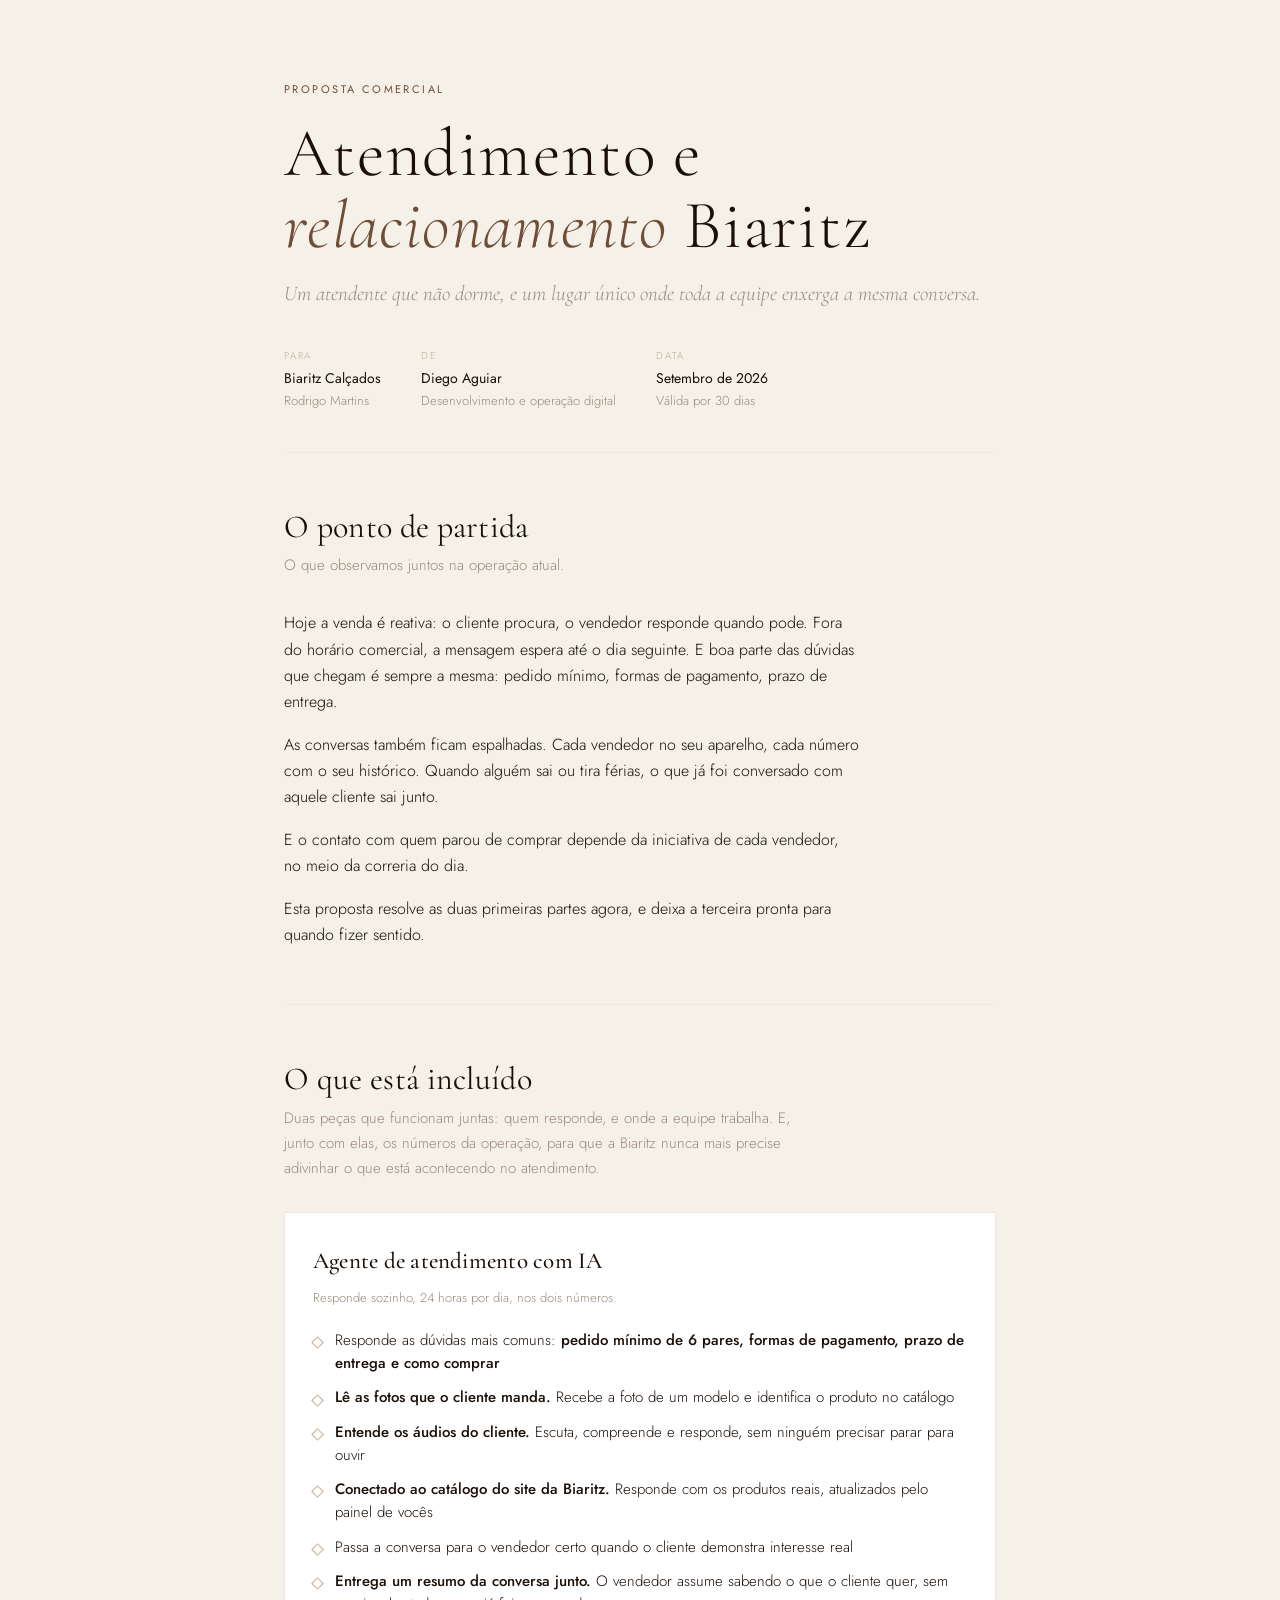
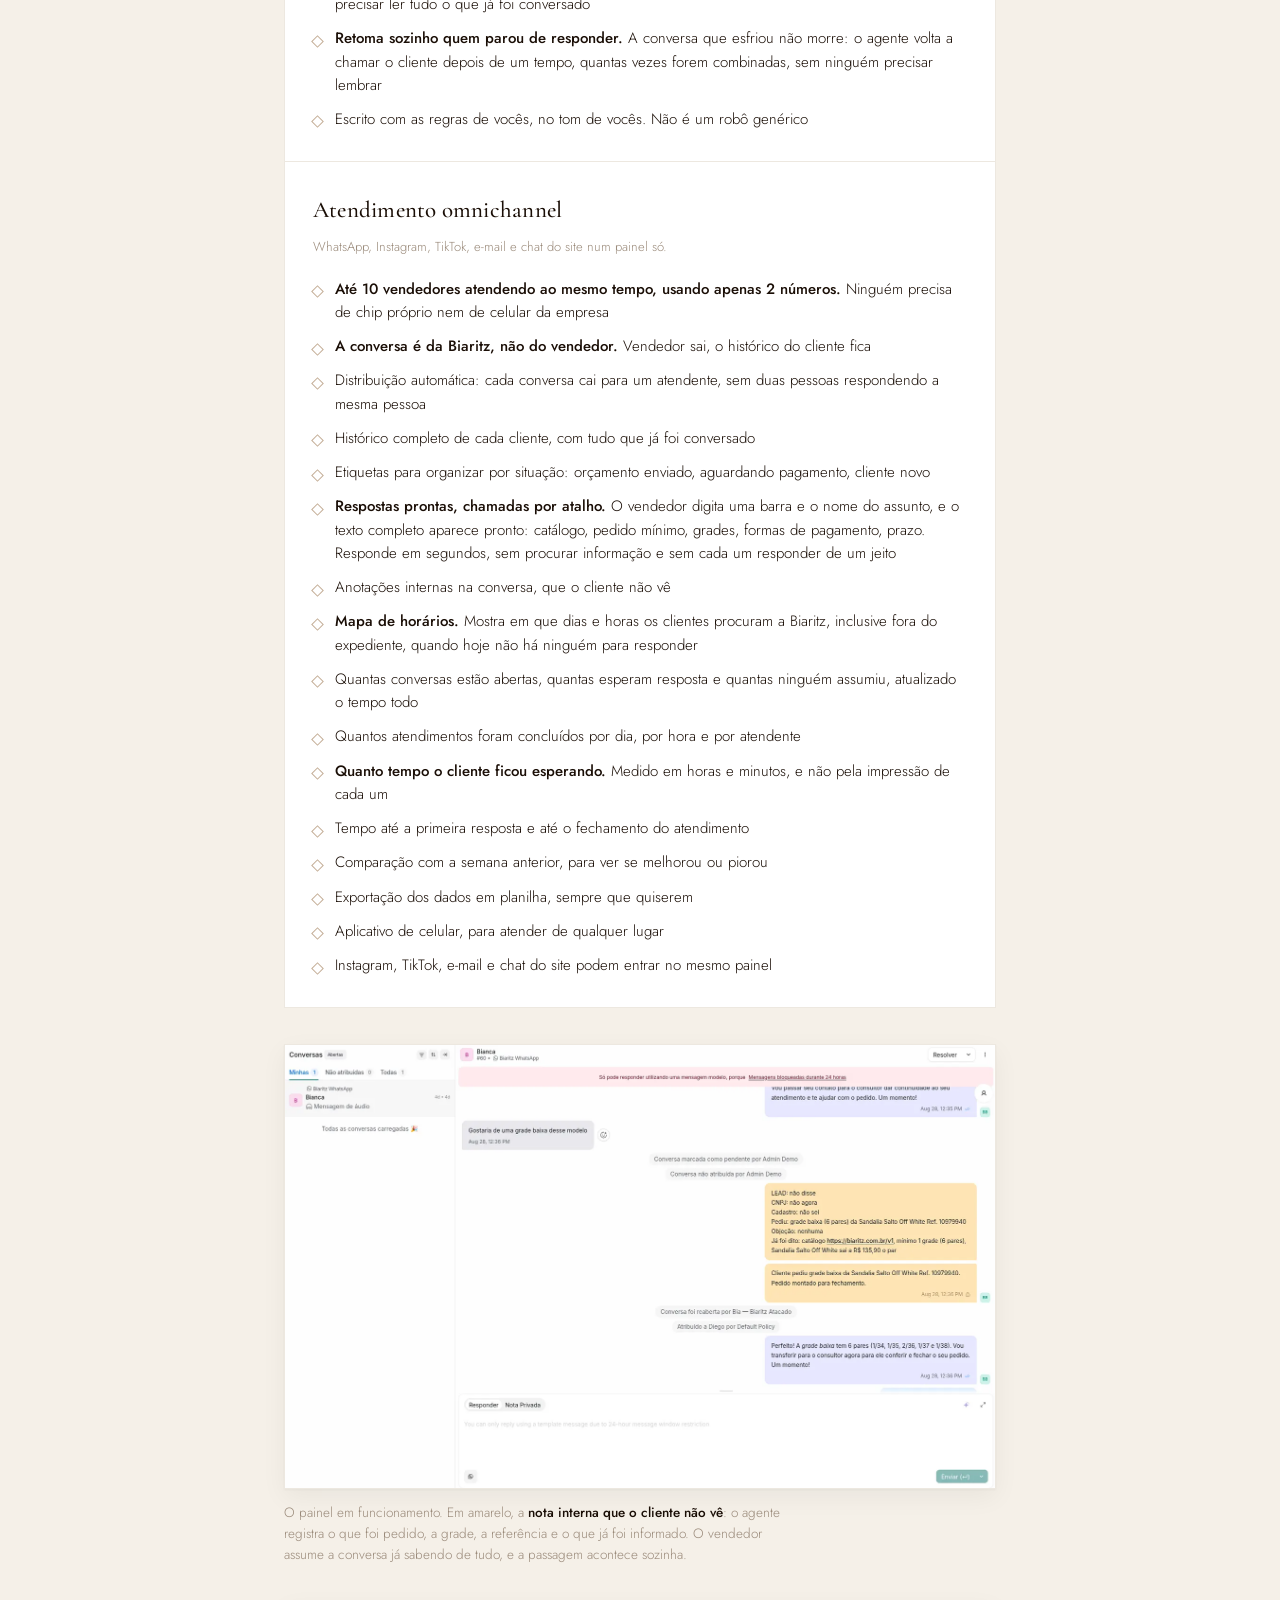
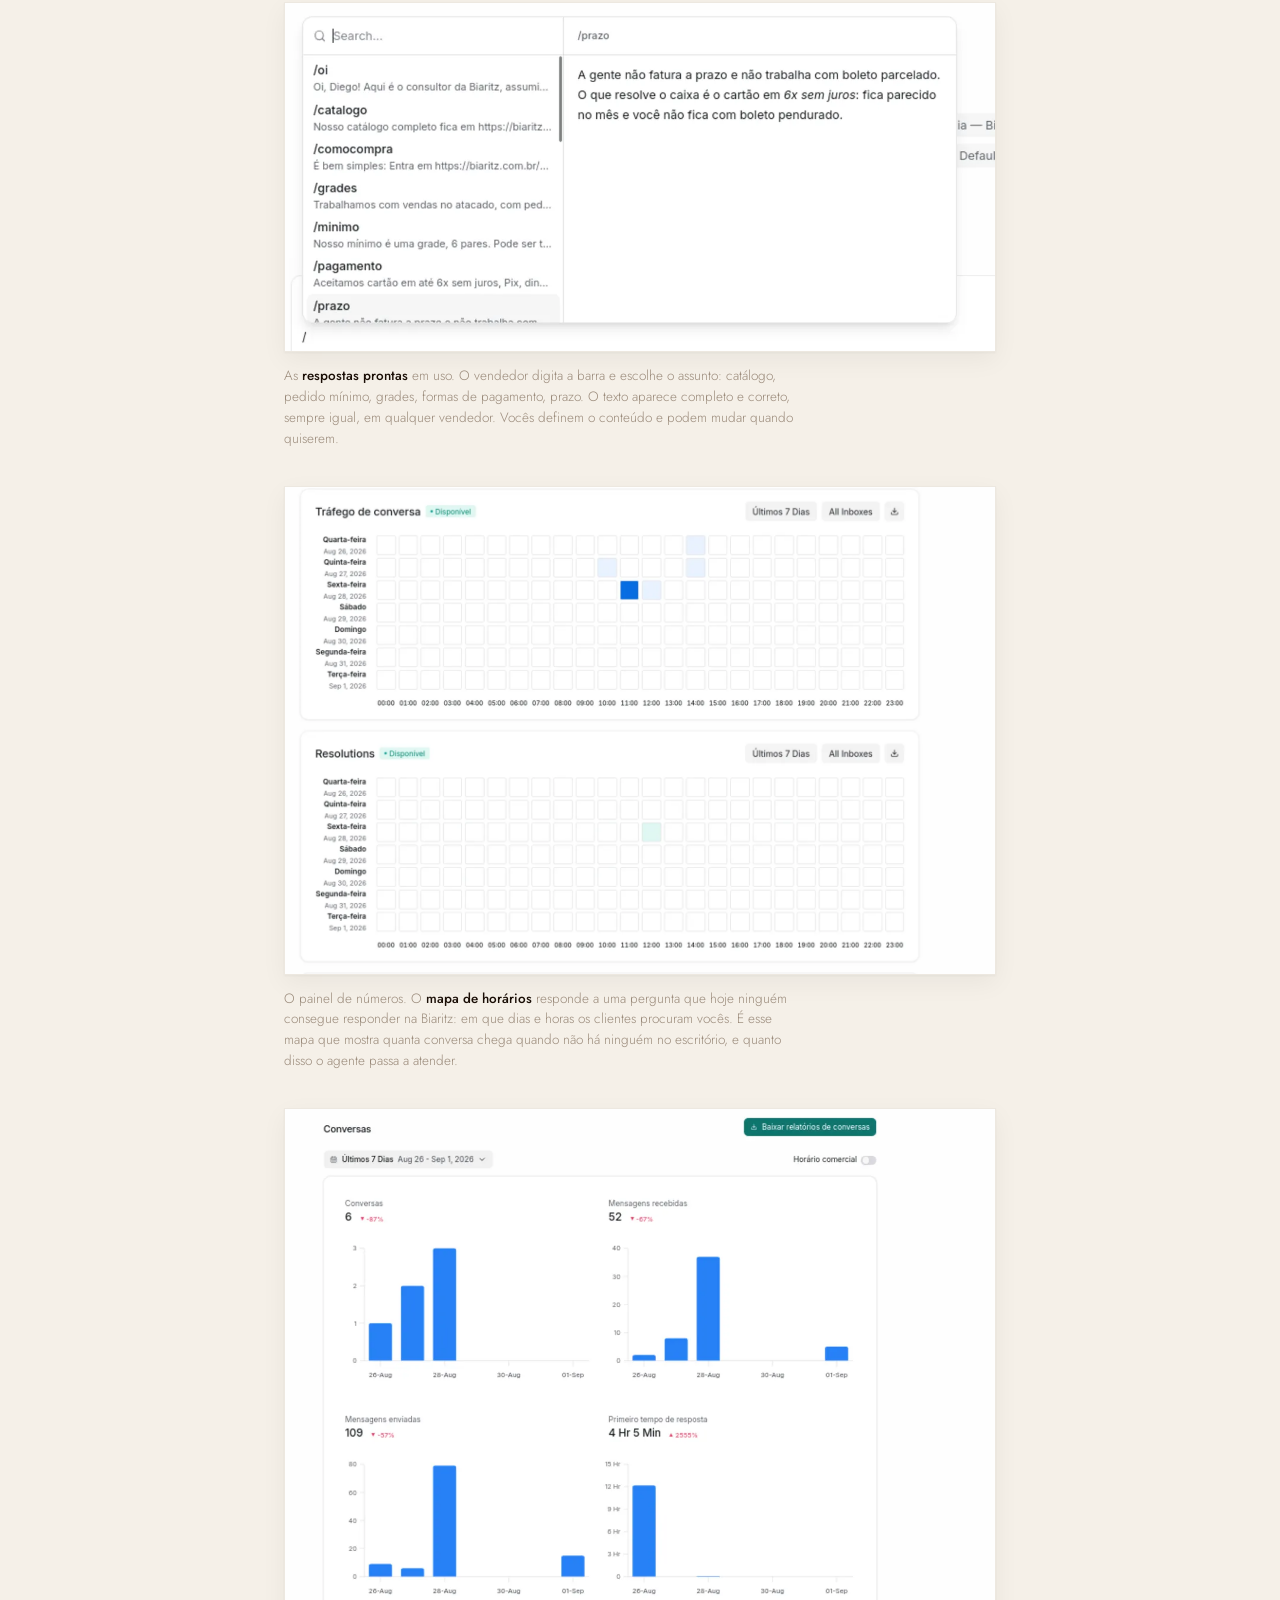
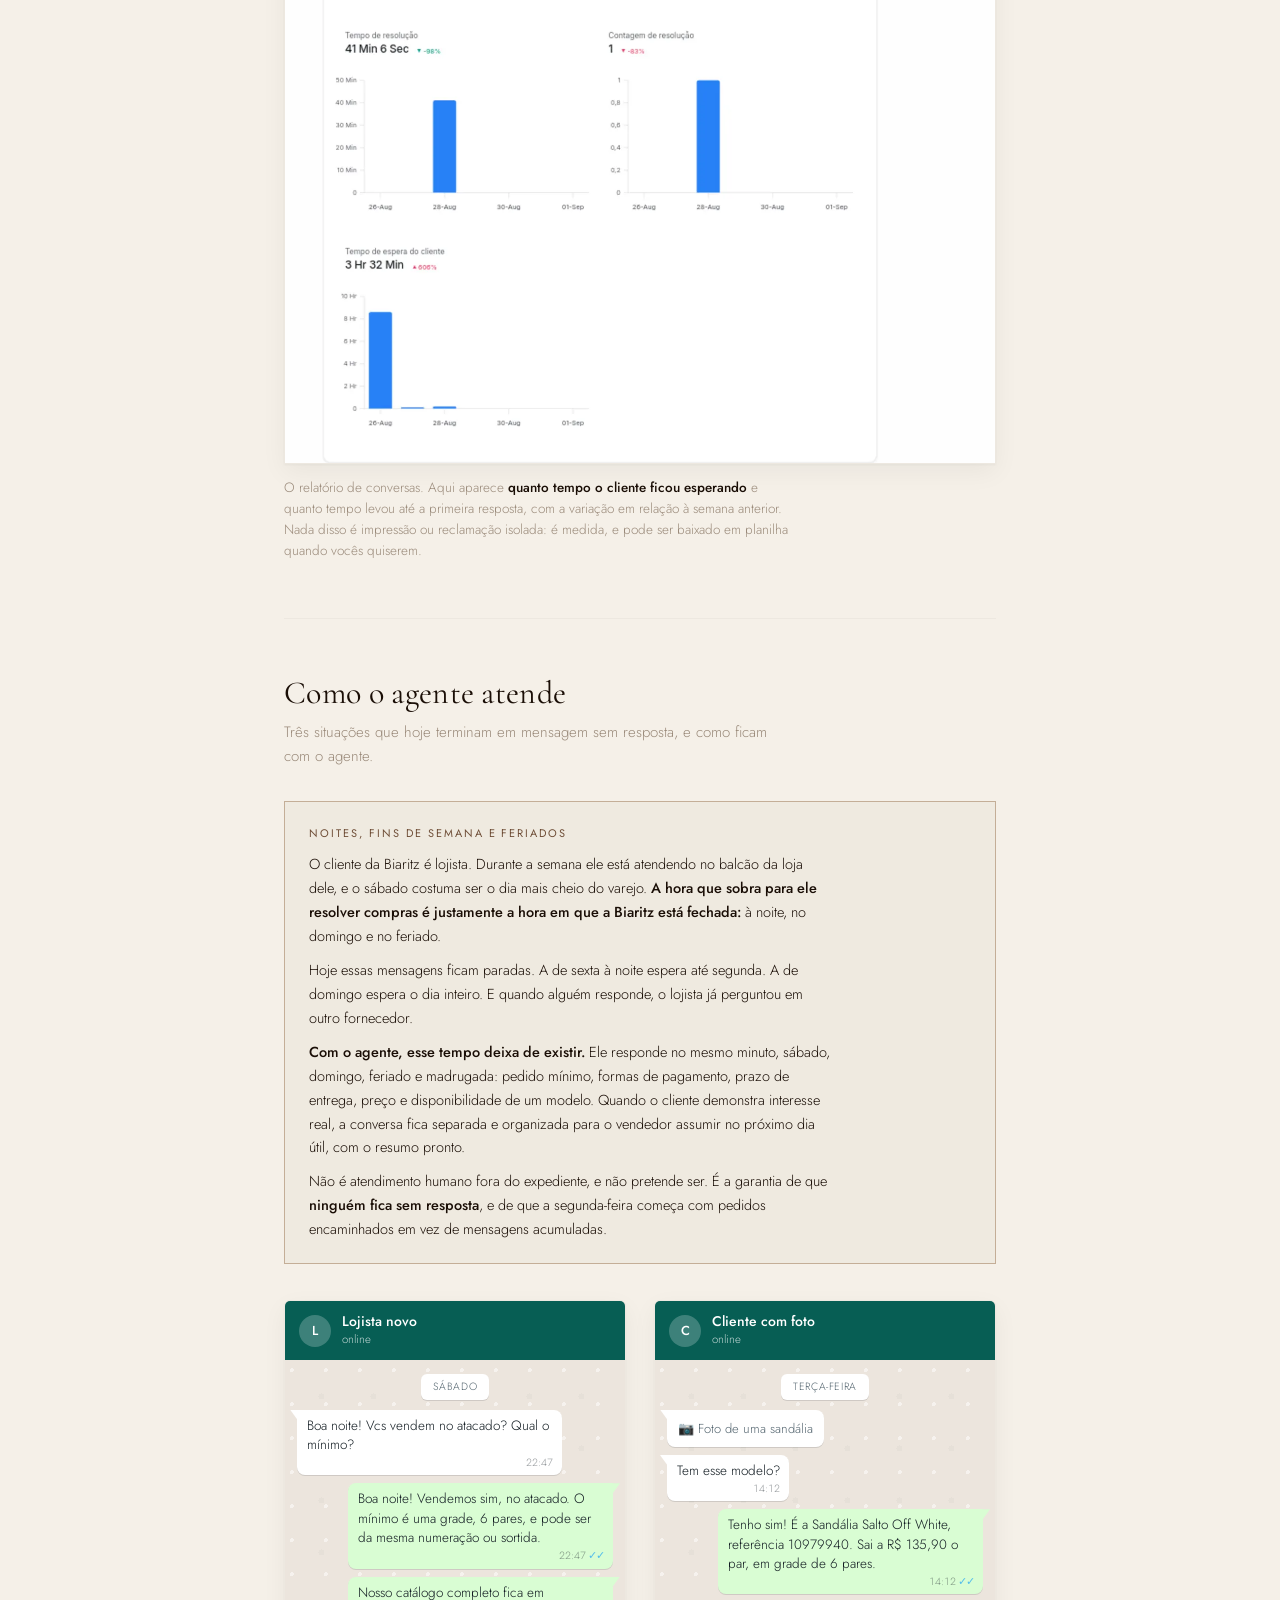
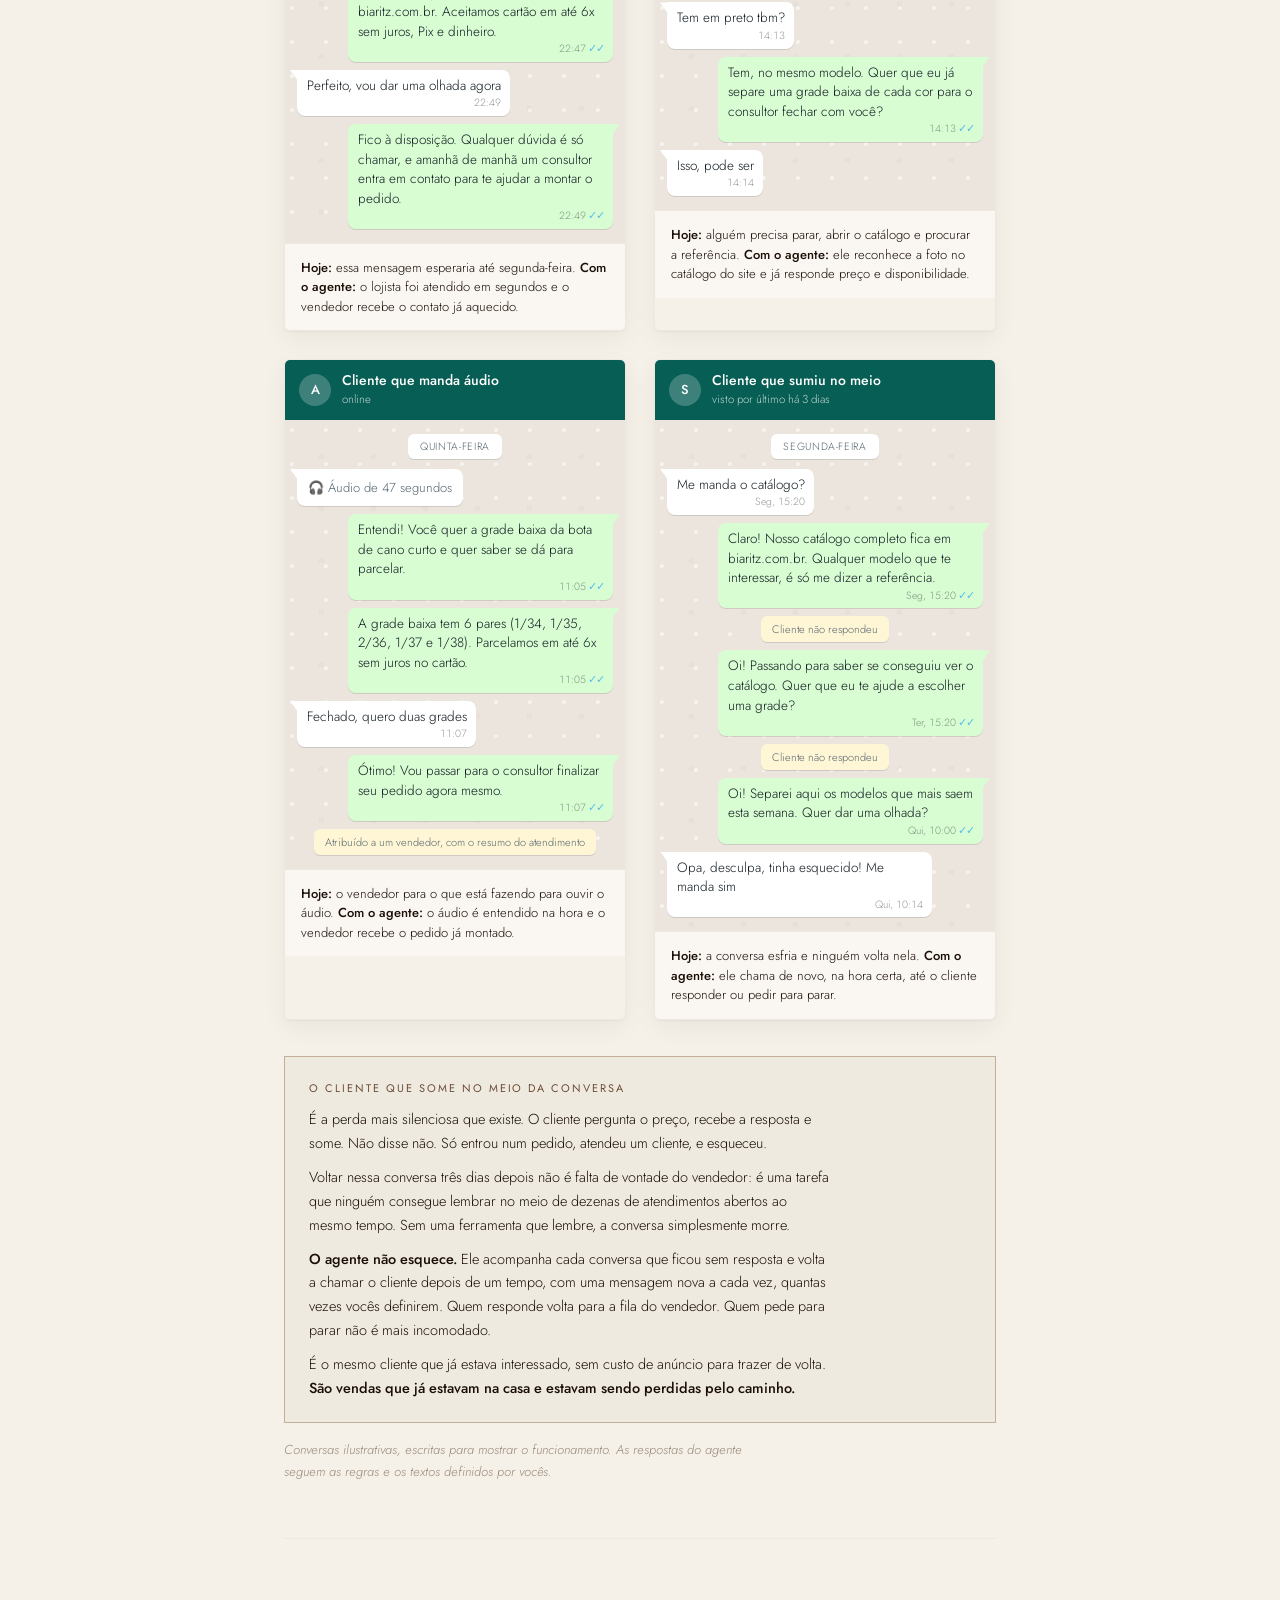
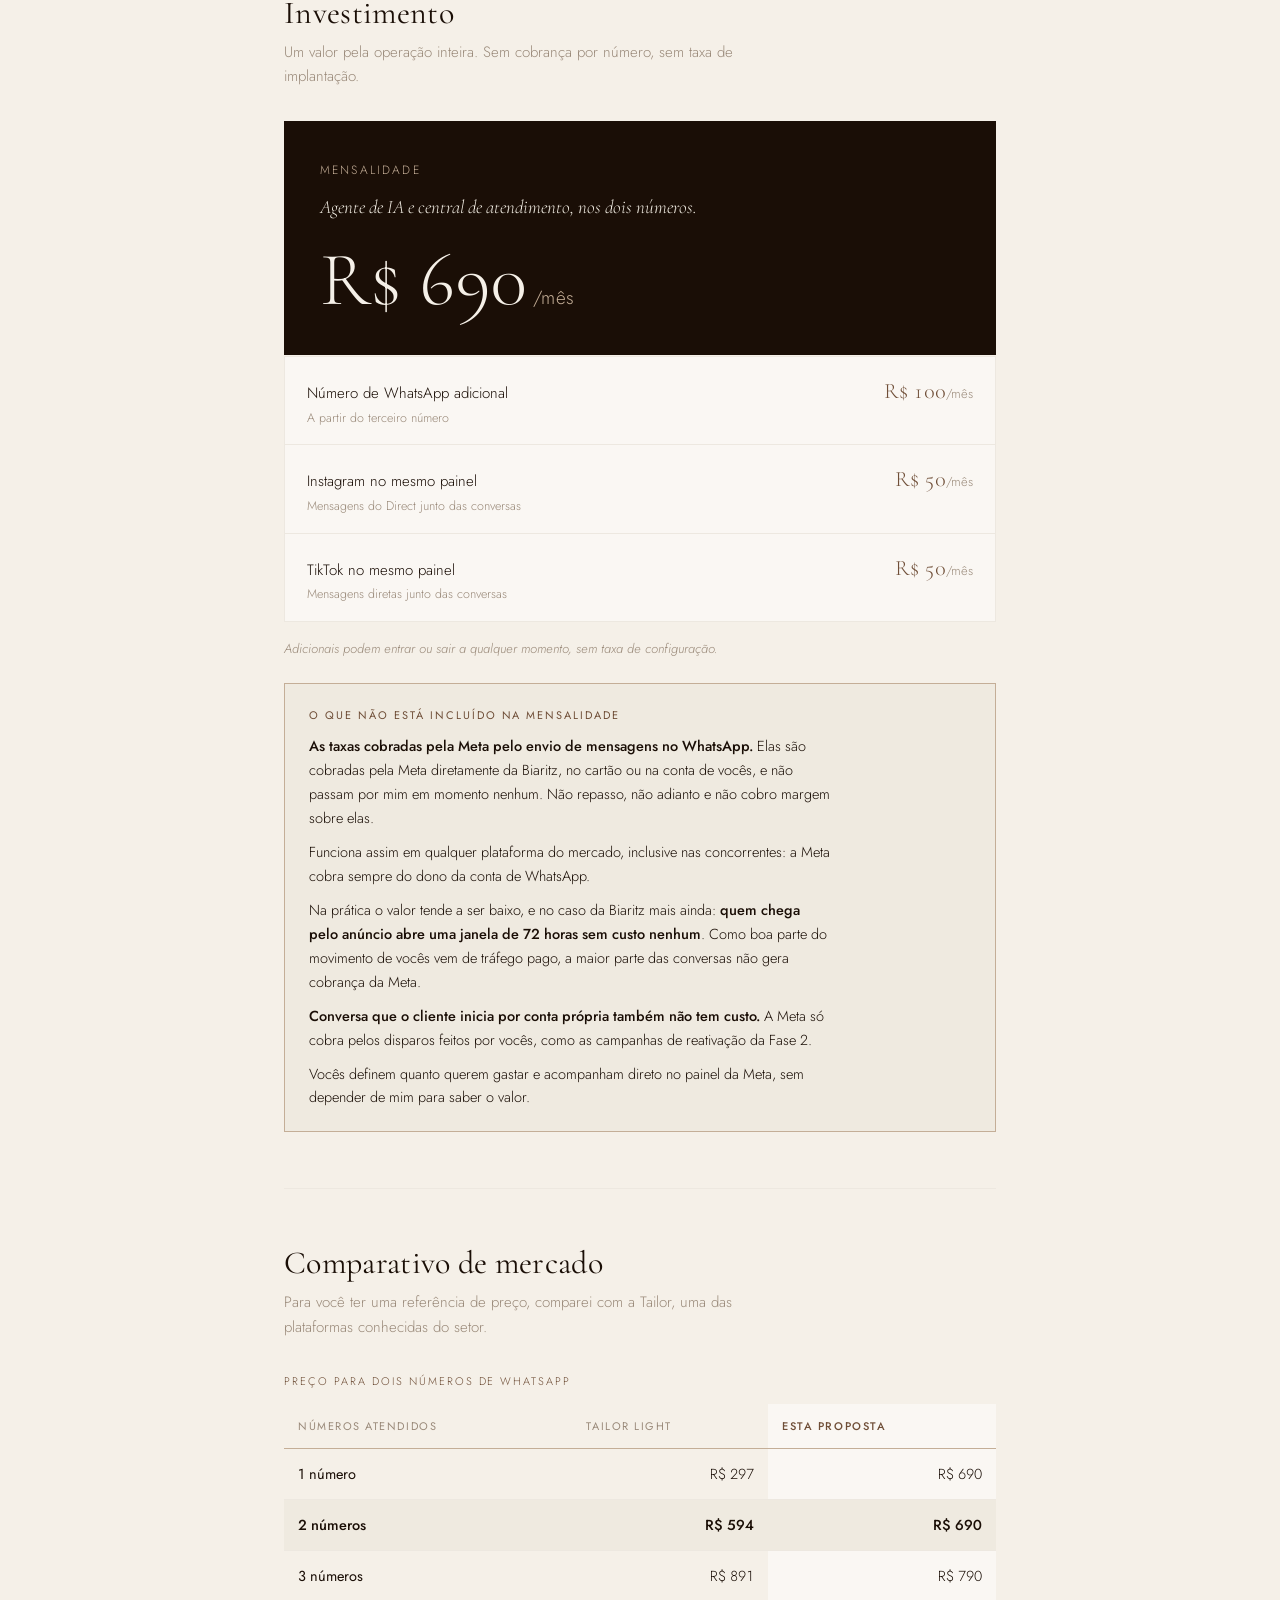
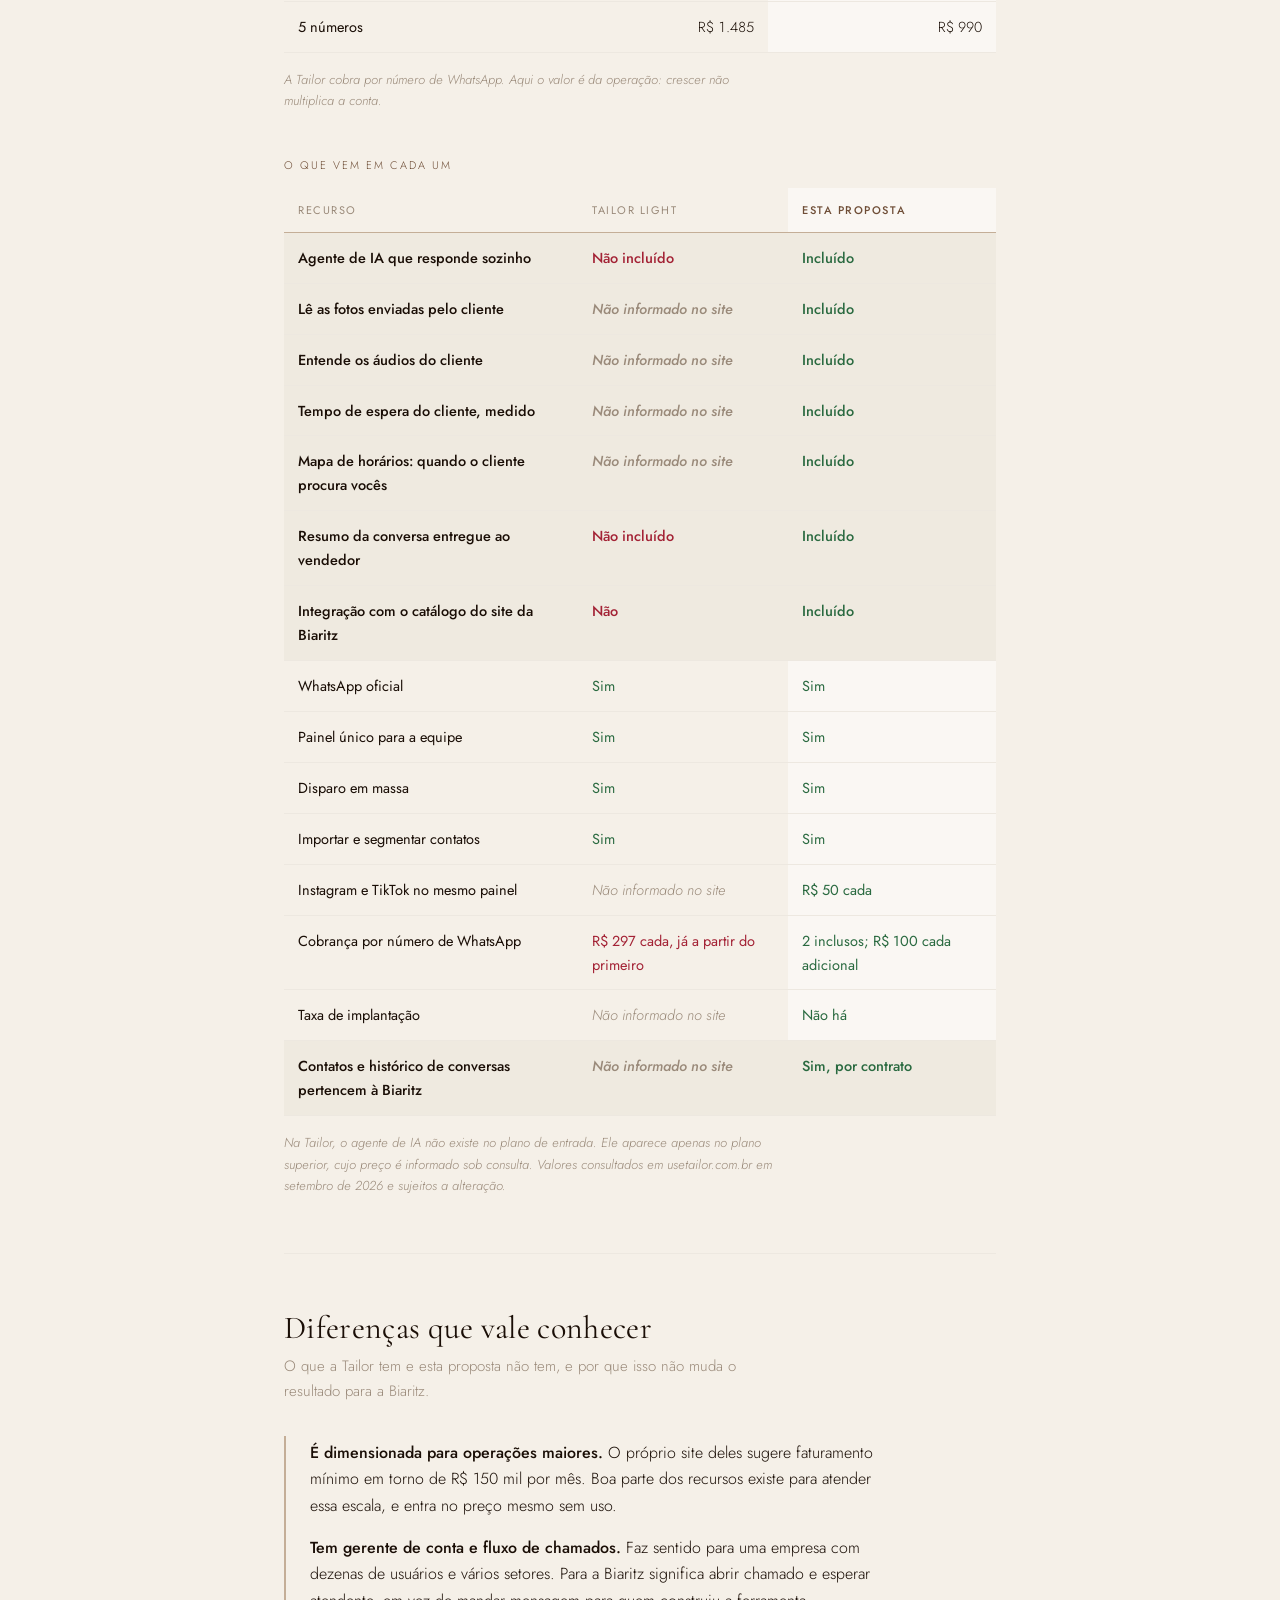
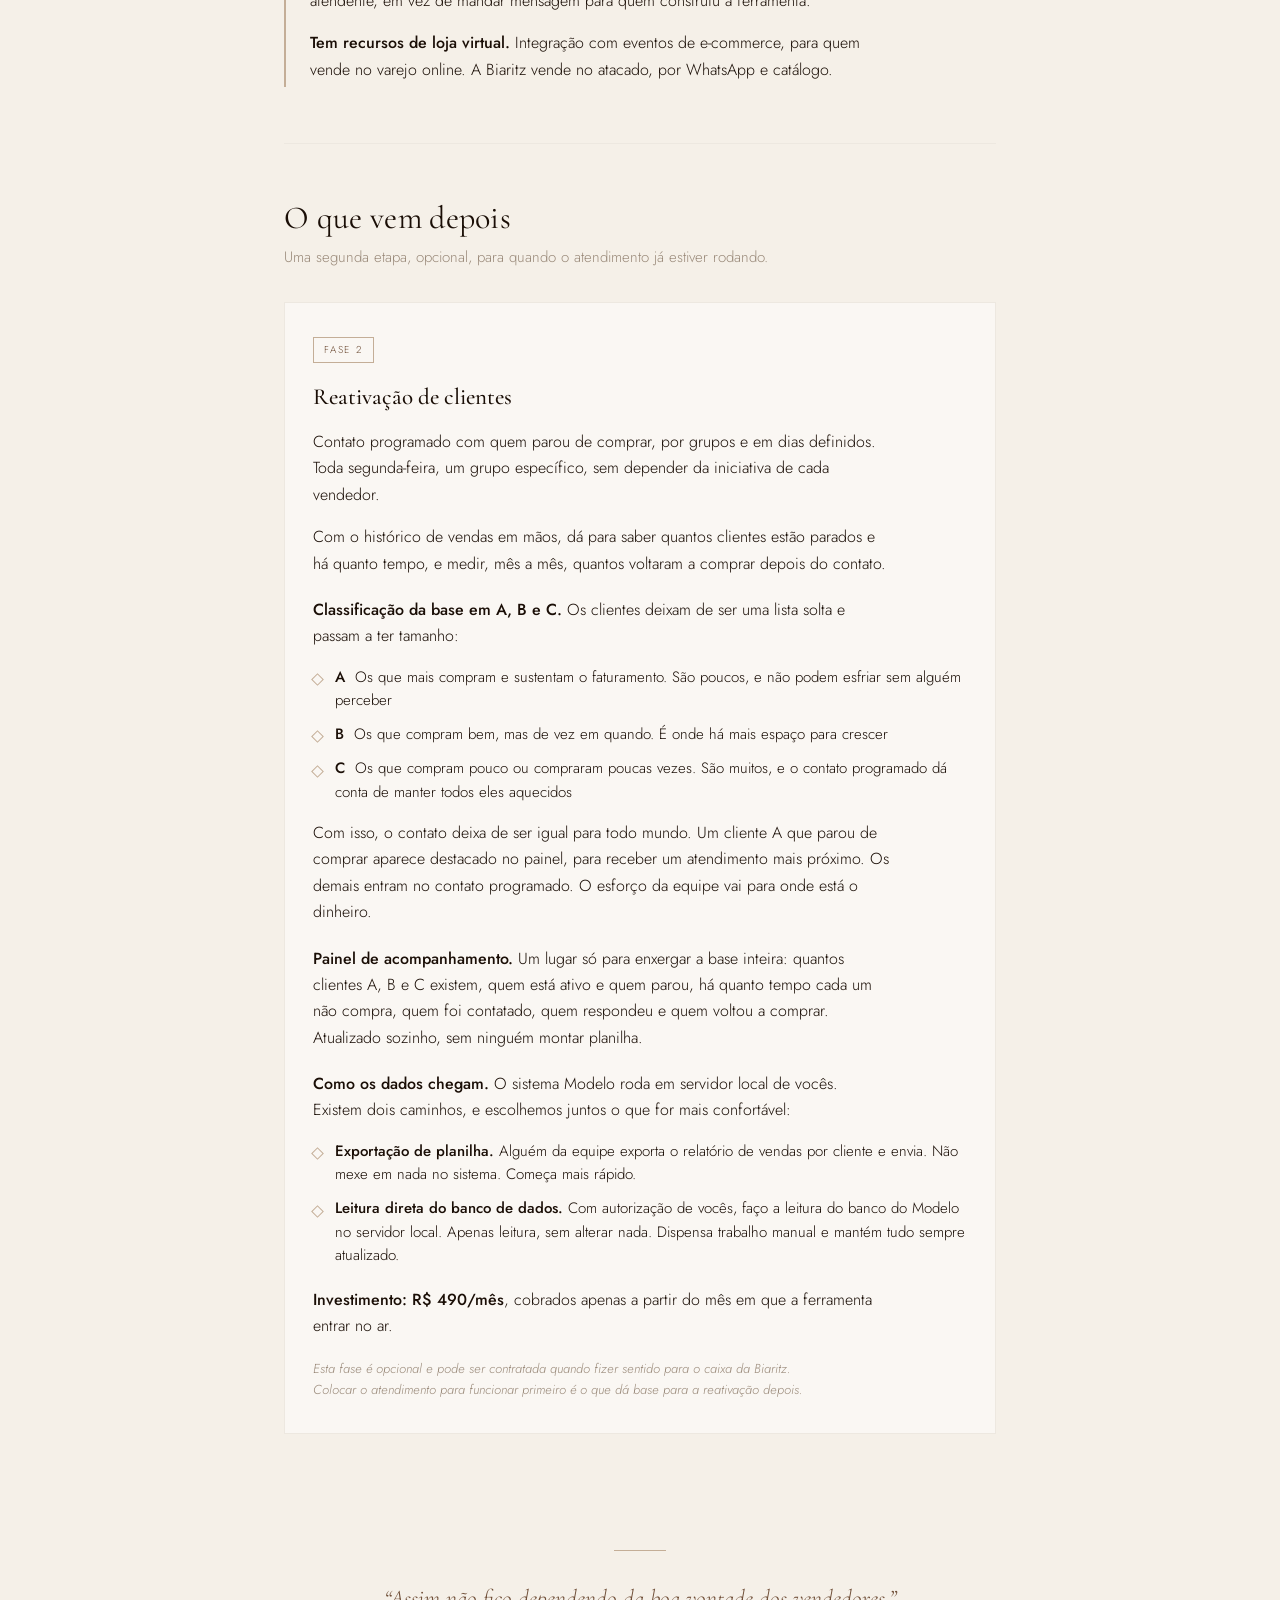
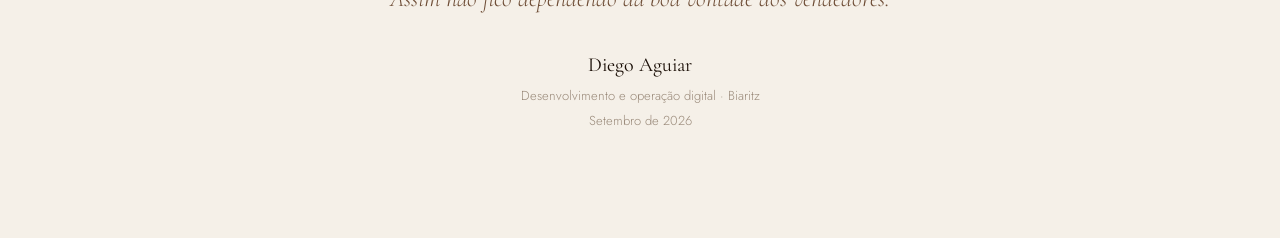
<file: public/index.html>
<!doctype html>
<html lang="pt-BR">
<head>
<meta charset="utf-8">
<meta name="viewport" content="width=device-width,initial-scale=1">
<meta name="robots" content="noindex,nofollow">
<meta name="description" content="Proposta de atendimento automatico e painel omnichannel para a Biaritz.">
<title>Atendimento Biaritz</title>
<link rel="preconnect" href="https://fonts.googleapis.com">
<link rel="preconnect" href="https://fonts.gstatic.com" crossorigin>
<link rel="stylesheet" href="https://fonts.googleapis.com/css2?family=Cormorant+Garamond:wght@300;400;500;600&family=Jost:wght@300;400;500&display=swap">
<style>
  :root{
    color-scheme:light;
    --ground:#F5F0E8; --alt:#FAF7F3; --sand:#EFEAE0; --white:#FFFFFF;
    --ink:#1A0E06; --cafe:#6F4E37; --muted:#9A8A7A; --gold:#C4AE97;
    --line:#EDE8E0; --green:#2A6A40; --red:#A32235;
    --shadow:0 1px 2px rgba(26,14,6,.04), 0 8px 24px rgba(26,14,6,.05);
    --display:"Cormorant Garamond", Georgia, "Times New Roman", serif;
    --label:"Jost", "Helvetica Neue", Arial, sans-serif;
  }
  *{box-sizing:border-box}
  body{
    color-scheme:light;
    background:var(--ground); color:var(--ink);
    font-family:var(--label); font-weight:300; font-size:16px; line-height:1.65;
    -webkit-font-smoothing:antialiased;
  }
  .page{max-width:760px; margin:0 auto; padding:0 24px 96px}

  /* ---------- header ---------- */
  .masthead{padding:72px 0 40px; border-bottom:1px solid var(--line)}
  .eyebrow{
    font-family:var(--label); font-size:11px; font-weight:400;
    letter-spacing:.22em; text-transform:uppercase; color:var(--cafe);
    margin:0 0 20px;
  }
  .wordmark{
    font-family:var(--display); font-weight:300; font-size:clamp(44px,8vw,68px);
    line-height:1.05; letter-spacing:.02em; margin:0; text-wrap:balance;
  }
  .wordmark em{font-style:italic; color:var(--cafe)}
  .lede{
    font-family:var(--display); font-size:21px; font-weight:300; font-style:italic;
    color:var(--muted); margin:16px 0 0; max-width:34em;
  }
  .meta{
    display:flex; flex-wrap:wrap; gap:8px 40px; margin-top:36px;
    font-size:13px; color:var(--muted);
  }
  .meta b{display:block; font-weight:400; color:var(--ink); font-size:14px}
  .meta span{
    display:block; font-size:10px; letter-spacing:.18em;
    text-transform:uppercase; color:var(--gold); margin-bottom:3px;
  }

  /* ---------- sections ---------- */
  section{padding:56px 0; border-bottom:1px solid var(--line)}
  section:last-of-type{border-bottom:none}
  h2{
    font-family:var(--display); font-weight:400; font-size:32px; line-height:1.15;
    margin:0 0 8px; letter-spacing:.01em; text-wrap:balance;
  }
  .sub{color:var(--muted); font-size:15px; margin:0 0 32px; max-width:34em}
  h3{
    font-family:var(--label); font-weight:400; font-size:12px;
    letter-spacing:.18em; text-transform:uppercase; color:var(--cafe);
    margin:0 0 14px;
  }
  p{margin:0 0 16px; max-width:36em}
  p:last-child{margin-bottom:0}
  strong{font-weight:500}

  /* ---------- deliverables ---------- */
  .blocks{display:grid; gap:1px; background:var(--line); border:1px solid var(--line)}
  .block{background:var(--white); padding:30px 28px}
  .block h4{
    font-family:var(--display); font-weight:500; font-size:23px;
    margin:0 0 6px; letter-spacing:.01em;
  }
  .block .kicker{font-size:13px; color:var(--muted); margin:0 0 20px}
  ul{list-style:none; margin:0; padding:0; display:grid; gap:11px}
  li{position:relative; padding-left:22px; font-size:15px; line-height:1.55}
  li::before{
    content:""; position:absolute; left:0; top:.62em;
    width:7px; height:7px; border:1px solid var(--gold); transform:rotate(45deg);
  }
  li b{font-weight:500}

  /* ---------- conversas de exemplo ---------- */
  .convs{display:grid; gap:28px; grid-template-columns:repeat(auto-fit,minmax(300px,1fr)); margin-top:8px}
  .conv{
    border:1px solid var(--line); box-shadow:var(--shadow);
    display:flex; flex-direction:column; overflow:hidden; border-radius:6px;
  }
  .conv-top{
    padding:11px 14px; background:#075E54; color:#fff;
    display:flex; align-items:center; gap:11px;
  }
  .conv-top .av{
    width:32px; height:32px; border-radius:50%; background:rgba(255,255,255,.22); flex:0 0 auto;
    display:flex; align-items:center; justify-content:center;
    font-size:13px; font-weight:500; color:#fff;
  }
  .conv-top .who{flex:1; min-width:0}
  .conv-top b{display:block; font-weight:500; font-size:14px; color:#fff; line-height:1.3}
  .conv-top span{display:block; font-size:11.5px; color:rgba(255,255,255,.75); font-weight:300}
  .conv-body{
    padding:14px 12px; display:flex; flex-direction:column; gap:8px;
    background:#ECE5DD;
    background-image:
      radial-gradient(circle at 20% 30%, rgba(255,255,255,.5) 0 2px, transparent 2px),
      radial-gradient(circle at 70% 70%, rgba(0,0,0,.025) 0 3px, transparent 3px);
    background-size:34px 34px, 52px 52px;
  }
  .msg{
    max-width:84%; padding:6px 9px 6px 10px; font-size:13.5px; line-height:1.45;
    border-radius:8px; position:relative; color:#111B21;
    box-shadow:0 1px 0 rgba(11,20,26,.13);
  }
  .msg .t{
    display:block; text-align:right; font-size:10.5px; color:rgba(17,27,33,.45);
    margin-top:2px; font-variant-numeric:tabular-nums; line-height:1.2;
  }
  .in{align-self:flex-start; background:#fff; border-top-left-radius:0}
  .out{align-self:flex-end; background:#D9FDD3; border-top-right-radius:0}
  .out .t::after{content:" ✓✓"; color:#53BDEB; letter-spacing:-1px}
  .in::before{
    content:""; position:absolute; top:0; left:-7px; width:8px; height:11px;
    background:#fff; clip-path:polygon(100% 0, 0 0, 100% 100%);
  }
  .out::before{
    content:""; position:absolute; top:0; right:-7px; width:8px; height:11px;
    background:#D9FDD3; clip-path:polygon(0 0, 100% 0, 0 100%);
  }
  .dia{
    align-self:center; font-size:10.5px; letter-spacing:.06em; text-transform:uppercase;
    color:#54656F; background:#fff; border-radius:6px; padding:4px 12px;
    box-shadow:0 1px 0 rgba(11,20,26,.13); margin-bottom:2px;
  }
  .sys{
    align-self:center; font-size:11px; color:#54656F; background:#FFF6D6;
    border-radius:6px; padding:4px 11px; text-align:center; max-width:92%;
    box-shadow:0 1px 0 rgba(11,20,26,.13);
  }
  .att{
    align-self:flex-start; background:#fff; border-radius:8px; border-top-left-radius:0;
    padding:8px 11px; max-width:84%; font-size:13px; color:#54656F;
    box-shadow:0 1px 0 rgba(11,20,26,.13); position:relative;
  }
  .att::before{
    content:""; position:absolute; top:0; left:-7px; width:8px; height:11px;
    background:#fff; clip-path:polygon(100% 0, 0 0, 100% 100%);
  }
  .conv-note{padding:14px 16px; border-top:1px solid var(--line); background:var(--alt); font-size:13px; line-height:1.5; color:var(--ink)}
  .conv-note b{font-weight:500; color:var(--ink)}

  /* ---------- figura ---------- */
  figure{margin:36px 0 0; padding:0}
  .shot{
    border:1px solid var(--line); background:var(--white);
    box-shadow:var(--shadow); overflow:hidden; line-height:0;
  }
  .shot img{width:100%; height:auto; display:block}
  figcaption{
    font-size:13.5px; color:var(--muted); margin-top:14px;
    max-width:38em; line-height:1.55;
  }
  figcaption b{color:var(--ink); font-weight:500}

  /* ---------- price ---------- */
  .price{
    background:var(--ink); color:var(--ground);
    padding:40px 36px; margin-bottom:1px;
    display:flex; flex-wrap:wrap; align-items:flex-end; justify-content:space-between; gap:24px;
  }
  .price .what{font-size:12px; letter-spacing:.18em; text-transform:uppercase; color:var(--gold); margin:0 0 10px}
  .price .desc{font-family:var(--display); font-style:italic; font-size:19px; margin:0; color:var(--sand); max-width:20em}
  .price .amount{
    font-family:var(--display); font-weight:300; font-size:clamp(52px,10vw,76px);
    line-height:.9; letter-spacing:-.01em; font-variant-numeric:tabular-nums; white-space:nowrap;
  }
  .price .amount small{font-size:19px; font-family:var(--label); font-weight:300; letter-spacing:.02em; color:var(--gold)}

  /* ---------- tables ---------- */
  .scroll{overflow-x:auto; -webkit-overflow-scrolling:touch}
  table{border-collapse:collapse; width:100%; font-size:14.5px; min-width:440px}
  caption{
    caption-side:top; text-align:left; font-size:11px; letter-spacing:.18em;
    text-transform:uppercase; color:var(--cafe); padding:0 0 14px;
  }
  th,td{padding:13px 14px; text-align:left; border-bottom:1px solid var(--line); vertical-align:top}
  thead th{
    font-family:var(--label); font-weight:400; font-size:11px; letter-spacing:.14em;
    text-transform:uppercase; color:var(--muted); border-bottom:1px solid var(--gold);
    white-space:nowrap;
  }
  tbody th{font-weight:400; color:var(--ink)}
  td.num{text-align:right; font-variant-numeric:tabular-nums; white-space:nowrap}
  .mine{background:var(--alt)}
  thead .mine{color:var(--cafe); font-weight:500}
  tr.key th, tr.key td{background:var(--sand); font-weight:500}
  .yes{color:var(--green); font-weight:400}
  .no{color:var(--red); font-weight:400}
  .na{color:var(--muted); font-style:italic}
  .note{font-size:13px; color:var(--muted); margin-top:16px; font-style:italic; max-width:38em}

  /* ---------- addons ---------- */
  .addons{border:1px solid var(--line); background:var(--alt)}
  .addon{display:flex; justify-content:space-between; align-items:baseline; gap:20px; padding:16px 22px; border-bottom:1px solid var(--line)}
  .addon:last-child{border-bottom:none}
  .addon .n{font-size:15px}
  .addon .n em{display:block; font-style:normal; font-size:12.5px; color:var(--muted); margin-top:2px}
  .addon .v{font-family:var(--display); font-size:22px; color:var(--cafe); font-variant-numeric:tabular-nums; white-space:nowrap}

  /* ---------- aviso ---------- */
  .aviso{
    border:1px solid var(--gold); background:var(--sand);
    padding:22px 24px; margin-top:24px;
  }
  .aviso h5{
    font-family:var(--label); font-weight:400; font-size:11px;
    letter-spacing:.18em; text-transform:uppercase; color:var(--cafe);
    margin:0 0 10px;
  }
  .aviso p{font-size:14.5px; margin:0 0 10px}

  /* ---------- honest / phase2 ---------- */
  .frame{border-left:2px solid var(--gold); padding:4px 0 4px 24px; margin:0}
  .later{background:var(--alt); border:1px solid var(--line); padding:32px 28px}
  .later .tag{
    display:inline-block; font-size:10px; letter-spacing:.18em; text-transform:uppercase;
    color:var(--cafe); border:1px solid var(--gold); padding:4px 10px; margin-bottom:16px;
  }

  /* ---------- terms ---------- */
  .terms{display:grid; gap:1px; background:var(--line); border:1px solid var(--line)}
  .term{background:var(--white); padding:20px 24px; display:grid; grid-template-columns:180px 1fr; gap:20px; align-items:baseline}
  .term dt{font-size:11px; letter-spacing:.16em; text-transform:uppercase; color:var(--cafe)}
  .term dd{margin:0; font-size:15px}
  @media (max-width:560px){ .term{grid-template-columns:1fr; gap:6px} }

  /* ---------- close ---------- */
  .close{padding:60px 0 0; text-align:center}
  .close p{
    font-family:var(--display); font-style:italic; font-size:24px;
    color:var(--cafe); margin:0 auto 28px; max-width:24em;
  }
  .sign{font-size:13px; color:var(--muted); line-height:1.9}
  .sign b{display:block; font-family:var(--display); font-style:normal; font-size:20px; color:var(--ink); font-weight:400}
  .rule{width:52px; height:1px; background:var(--gold); margin:0 auto 28px}
</style>

<script type="text/javascript">
  (function(c,l,a,r,i,t,y){
    c[a]=c[a]||function(){(c[a].q=c[a].q||[]).push(arguments)};
    t=l.createElement(r);t.async=1;t.src="https://www.clarity.ms/tag/"+i;
    y=l.getElementsByTagName(r)[0];y.parentNode.insertBefore(t,y);
  })(window, document, "clarity", "script", "xjv86xcp9d");
  window.clarity("set", "pagina", "proposta-atendimento");
</script>
</head>
<body>
<div class="page">

  <header class="masthead">
    <p class="eyebrow">Proposta comercial</p>
    <h1 class="wordmark">Atendimento e <em>relacionamento</em> Biaritz</h1>
    <p class="lede">Um atendente que não dorme, e um lugar único onde toda a equipe enxerga a mesma conversa.</p>
    <div class="meta">
      <div><span>Para</span><b>Biaritz Calçados</b>Rodrigo Martins</div>
      <div><span>De</span><b>Diego Aguiar</b>Desenvolvimento e operação digital</div>
      <div><span>Data</span><b>Setembro de 2026</b>Válida por 30 dias</div>
    </div>
  </header>

  <section>
    <h2>O ponto de partida</h2>
    <p class="sub">O que observamos juntos na operação atual.</p>
    <p>Hoje a venda é reativa: o cliente procura, o vendedor responde quando pode. Fora do horário comercial, a mensagem espera até o dia seguinte. E boa parte das dúvidas que chegam é sempre a mesma: pedido mínimo, formas de pagamento, prazo de entrega.</p>
    <p>As conversas também ficam espalhadas. Cada vendedor no seu aparelho, cada número com o seu histórico. Quando alguém sai ou tira férias, o que já foi conversado com aquele cliente sai junto.</p>
    <p>E o contato com quem parou de comprar depende da iniciativa de cada vendedor, no meio da correria do dia.</p>
    <p>Esta proposta resolve as duas primeiras partes agora, e deixa a terceira pronta para quando fizer sentido.</p>
  </section>

  <section>
    <h2>O que está incluído</h2>
    <p class="sub">Duas peças que funcionam juntas: quem responde, e onde a equipe trabalha. E, junto com elas, os números da operação, para que a Biaritz nunca mais precise adivinhar o que está acontecendo no atendimento.</p>
    <div class="blocks">

      <div class="block">
        <h4>Agente de atendimento com IA</h4>
        <p class="kicker">Responde sozinho, 24 horas por dia, nos dois números.</p>
        <ul>
          <li>Responde as dúvidas mais comuns: <b>pedido mínimo de 6 pares, formas de pagamento, prazo de entrega e como comprar</b></li>
          <li><b>Lê as fotos que o cliente manda.</b> Recebe a foto de um modelo e identifica o produto no catálogo</li>
          <li><b>Entende os áudios do cliente.</b> Escuta, compreende e responde, sem ninguém precisar parar para ouvir</li>
          <li><b>Conectado ao catálogo do site da Biaritz.</b> Responde com os produtos reais, atualizados pelo painel de vocês</li>
          <li>Passa a conversa para o vendedor certo quando o cliente demonstra interesse real</li>
          <li><b>Entrega um resumo da conversa junto.</b> O vendedor assume sabendo o que o cliente quer, sem precisar ler tudo o que já foi conversado</li>
          <li><b>Retoma sozinho quem parou de responder.</b> A conversa que esfriou não morre: o agente volta a chamar o cliente depois de um tempo, quantas vezes forem combinadas, sem ninguém precisar lembrar</li>
          <li>Escrito com as regras de vocês, no tom de vocês. Não é um robô genérico</li>
        </ul>
      </div>

      <div class="block">
        <h4>Atendimento omnichannel</h4>
        <p class="kicker">WhatsApp, Instagram, TikTok, e-mail e chat do site num painel só.</p>
        <ul>
          <li><b>Até 10 vendedores atendendo ao mesmo tempo, usando apenas 2 números.</b> Ninguém precisa de chip próprio nem de celular da empresa</li>
          <li><b>A conversa é da Biaritz, não do vendedor.</b> Vendedor sai, o histórico do cliente fica</li>
          <li>Distribuição automática: cada conversa cai para um atendente, sem duas pessoas respondendo a mesma pessoa</li>
          <li>Histórico completo de cada cliente, com tudo que já foi conversado</li>
          <li>Etiquetas para organizar por situação: orçamento enviado, aguardando pagamento, cliente novo</li>
          <li><b>Respostas prontas, chamadas por atalho.</b> O vendedor digita uma barra e o nome do assunto, e o texto completo aparece pronto: catálogo, pedido mínimo, grades, formas de pagamento, prazo. Responde em segundos, sem procurar informação e sem cada um responder de um jeito</li>
          <li>Anotações internas na conversa, que o cliente não vê</li>
          <li><b>Mapa de horários.</b> Mostra em que dias e horas os clientes procuram a Biaritz, inclusive fora do expediente, quando hoje não há ninguém para responder</li>
          <li>Quantas conversas estão abertas, quantas esperam resposta e quantas ninguém assumiu, atualizado o tempo todo</li>
          <li>Quantos atendimentos foram concluídos por dia, por hora e por atendente</li>
          <li><b>Quanto tempo o cliente ficou esperando.</b> Medido em horas e minutos, e não pela impressão de cada um</li>
          <li>Tempo até a primeira resposta e até o fechamento do atendimento</li>
          <li>Comparação com a semana anterior, para ver se melhorou ou piorou</li>
          <li>Exportação dos dados em planilha, sempre que quiserem</li>
          <li>Aplicativo de celular, para atender de qualquer lugar</li>
          <li>Instagram, TikTok, e-mail e chat do site podem entrar no mesmo painel</li>
        </ul>
      </div>

    </div>

    <figure>
      <div class="shot"><img src="[data-uri]" alt="Painel de atendimento mostrando uma conversa de WhatsApp, o resumo do atendimento em nota interna e a passagem automática para o vendedor."></div>
      <figcaption>O painel em funcionamento. Em amarelo, a <b>nota interna que o cliente não vê</b>: o agente registra o que foi pedido, a grade, a referência e o que já foi informado. O vendedor assume a conversa já sabendo de tudo, e a passagem acontece sozinha.</figcaption>
    </figure>

    <figure>
      <div class="shot"><img src="[data-uri]" alt="Lista de respostas prontas chamadas por atalho: oi, catalogo, comocompra, grades, minimo, pagamento e prazo."></div>
      <figcaption>As <b>respostas prontas</b> em uso. O vendedor digita a barra e escolhe o assunto: catálogo, pedido mínimo, grades, formas de pagamento, prazo. O texto aparece completo e correto, sempre igual, em qualquer vendedor. Vocês definem o conteúdo e podem mudar quando quiserem.</figcaption>
    </figure>

    <figure>
      <div class="shot"><img src="[data-uri]" alt="Painel de números mostrando o mapa de horários das conversas por dia e hora e o gráfico de atendimentos concluídos."></div>
      <figcaption>O painel de números. O <b>mapa de horários</b> responde a uma pergunta que hoje ninguém consegue responder na Biaritz: em que dias e horas os clientes procuram vocês. É esse mapa que mostra quanta conversa chega quando não há ninguém no escritório, e quanto disso o agente passa a atender.</figcaption>
    </figure>

    <figure>
      <div class="shot"><img src="[data-uri]" alt="Relatório de conversas com número de mensagens recebidas e enviadas, tempo até a primeira resposta, tempo de resolução e tempo de espera do cliente."></div>
      <figcaption>O relatório de conversas. Aqui aparece <b>quanto tempo o cliente ficou esperando</b> e quanto tempo levou até a primeira resposta, com a variação em relação à semana anterior. Nada disso é impressão ou reclamação isolada: é medida, e pode ser baixado em planilha quando vocês quiserem.</figcaption>
    </figure>
  </section>

  <section>
    <h2>Como o agente atende</h2>
    <p class="sub">Três situações que hoje terminam em mensagem sem resposta, e como ficam com o agente.</p>

    <div class="aviso" style="margin:0 0 36px">
      <h5>Noites, fins de semana e feriados</h5>
      <p>O cliente da Biaritz é lojista. Durante a semana ele está atendendo no balcão da loja dele, e o sábado costuma ser o dia mais cheio do varejo. <strong>A hora que sobra para ele resolver compras é justamente a hora em que a Biaritz está fechada:</strong> à noite, no domingo e no feriado.</p>
      <p>Hoje essas mensagens ficam paradas. A de sexta à noite espera até segunda. A de domingo espera o dia inteiro. E quando alguém responde, o lojista já perguntou em outro fornecedor.</p>
      <p><strong>Com o agente, esse tempo deixa de existir.</strong> Ele responde no mesmo minuto, sábado, domingo, feriado e madrugada: pedido mínimo, formas de pagamento, prazo de entrega, preço e disponibilidade de um modelo. Quando o cliente demonstra interesse real, a conversa fica separada e organizada para o vendedor assumir no próximo dia útil, com o resumo pronto.</p>
      <p style="margin-bottom:0">Não é atendimento humano fora do expediente, e não pretende ser. É a garantia de que <strong>ninguém fica sem resposta</strong>, e de que a segunda-feira começa com pedidos encaminhados em vez de mensagens acumuladas.</p>
    </div>

    <div class="convs">

      <div class="conv">
        <div class="conv-top"><div class="av">L</div><div class="who"><b>Lojista novo</b><span>online</span></div></div>
        <div class="conv-body">
          <div class="dia">Sábado</div>
          <div class="msg in">Boa noite! Vcs vendem no atacado? Qual o mínimo?<span class="t">22:47</span></div>
          <div class="msg out">Boa noite! Vendemos sim, no atacado. O mínimo é uma grade, 6 pares, e pode ser da mesma numeração ou sortida.<span class="t">22:47</span></div>
          <div class="msg out">Nosso catálogo completo fica em biaritz.com.br. Aceitamos cartão em até 6x sem juros, Pix e dinheiro.<span class="t">22:47</span></div>
          <div class="msg in">Perfeito, vou dar uma olhada agora<span class="t">22:49</span></div>
          <div class="msg out">Fico à disposição. Qualquer dúvida é só chamar, e amanhã de manhã um consultor entra em contato para te ajudar a montar o pedido.<span class="t">22:49</span></div>
        </div>
        <p class="conv-note"><b>Hoje:</b> essa mensagem esperaria até segunda-feira. <b>Com o agente:</b> o lojista foi atendido em segundos e o vendedor recebe o contato já aquecido.</p>
      </div>

      <div class="conv">
        <div class="conv-top"><div class="av">C</div><div class="who"><b>Cliente com foto</b><span>online</span></div></div>
        <div class="conv-body">
          <div class="dia">Terça-feira</div>
          <div class="att">📷 Foto de uma sandália</div>
          <div class="msg in">Tem esse modelo?<span class="t">14:12</span></div>
          <div class="msg out">Tenho sim! É a Sandália Salto Off White, referência 10979940. Sai a R$ 135,90 o par, em grade de 6 pares.<span class="t">14:12</span></div>
          <div class="msg in">Tem em preto tbm?<span class="t">14:13</span></div>
          <div class="msg out">Tem, no mesmo modelo. Quer que eu já separe uma grade baixa de cada cor para o consultor fechar com você?<span class="t">14:13</span></div>
          <div class="msg in">Isso, pode ser<span class="t">14:14</span></div>
        </div>
        <p class="conv-note"><b>Hoje:</b> alguém precisa parar, abrir o catálogo e procurar a referência. <b>Com o agente:</b> ele reconhece a foto no catálogo do site e já responde preço e disponibilidade.</p>
      </div>

      <div class="conv">
        <div class="conv-top"><div class="av">A</div><div class="who"><b>Cliente que manda áudio</b><span>online</span></div></div>
        <div class="conv-body">
          <div class="dia">Quinta-feira</div>
          <div class="att">🎧 Áudio de 47 segundos</div>
          <div class="msg out">Entendi! Você quer a grade baixa da bota de cano curto e quer saber se dá para parcelar.<span class="t">11:05</span></div>
          <div class="msg out">A grade baixa tem 6 pares (1/34, 1/35, 2/36, 1/37 e 1/38). Parcelamos em até 6x sem juros no cartão.<span class="t">11:05</span></div>
          <div class="msg in">Fechado, quero duas grades<span class="t">11:07</span></div>
          <div class="msg out">Ótimo! Vou passar para o consultor finalizar seu pedido agora mesmo.<span class="t">11:07</span></div>
          <div class="sys">Atribuído a um vendedor, com o resumo do atendimento</div>
        </div>
        <p class="conv-note"><b>Hoje:</b> o vendedor para o que está fazendo para ouvir o áudio. <b>Com o agente:</b> o áudio é entendido na hora e o vendedor recebe o pedido já montado.</p>
      </div>

      <div class="conv">
        <div class="conv-top"><div class="av">S</div><div class="who"><b>Cliente que sumiu no meio</b><span>visto por último há 3 dias</span></div></div>
        <div class="conv-body">
          <div class="dia">Segunda-feira</div>
          <div class="msg in">Me manda o catálogo?<span class="t">Seg, 15:20</span></div>
          <div class="msg out">Claro! Nosso catálogo completo fica em biaritz.com.br. Qualquer modelo que te interessar, é só me dizer a referência.<span class="t">Seg, 15:20</span></div>
          <div class="sys">Cliente não respondeu</div>
          <div class="msg out">Oi! Passando para saber se conseguiu ver o catálogo. Quer que eu te ajude a escolher uma grade?<span class="t">Ter, 15:20</span></div>
          <div class="sys">Cliente não respondeu</div>
          <div class="msg out">Oi! Separei aqui os modelos que mais saem esta semana. Quer dar uma olhada?<span class="t">Qui, 10:00</span></div>
          <div class="msg in">Opa, desculpa, tinha esquecido! Me manda sim<span class="t">Qui, 10:14</span></div>
        </div>
        <p class="conv-note"><b>Hoje:</b> a conversa esfria e ninguém volta nela. <b>Com o agente:</b> ele chama de novo, na hora certa, até o cliente responder ou pedir para parar.</p>
      </div>

    </div>

    <div class="aviso" style="margin-top:36px">
      <h5>O cliente que some no meio da conversa</h5>
      <p>É a perda mais silenciosa que existe. O cliente pergunta o preço, recebe a resposta e some. Não disse não. Só entrou num pedido, atendeu um cliente, e esqueceu.</p>
      <p>Voltar nessa conversa três dias depois não é falta de vontade do vendedor: é uma tarefa que ninguém consegue lembrar no meio de dezenas de atendimentos abertos ao mesmo tempo. Sem uma ferramenta que lembre, a conversa simplesmente morre.</p>
      <p><strong>O agente não esquece.</strong> Ele acompanha cada conversa que ficou sem resposta e volta a chamar o cliente depois de um tempo, com uma mensagem nova a cada vez, quantas vezes vocês definirem. Quem responde volta para a fila do vendedor. Quem pede para parar não é mais incomodado.</p>
      <p style="margin-bottom:0">É o mesmo cliente que já estava interessado, sem custo de anúncio para trazer de volta. <strong>São vendas que já estavam na casa e estavam sendo perdidas pelo caminho.</strong></p>
    </div>

    <p class="note">Conversas ilustrativas, escritas para mostrar o funcionamento. As respostas do agente seguem as regras e os textos definidos por vocês.</p>
  </section>

  <section>
    <h2>Investimento</h2>
    <p class="sub">Um valor pela operação inteira. Sem cobrança por número, sem taxa de implantação.</p>

    <div class="price">
      <div>
        <p class="what">Mensalidade</p>
        <p class="desc">Agente de IA e central de atendimento, nos dois números.</p>
      </div>
      <div class="amount">R$&nbsp;690<small>&nbsp;/mês</small></div>
    </div>

    <div class="addons">
      <div class="addon">
        <div class="n">Número de WhatsApp adicional<em>A partir do terceiro número</em></div>
        <div class="v">R$ 100<span style="font-size:13px;font-family:var(--label);color:var(--muted)">/mês</span></div>
      </div>
      <div class="addon">
        <div class="n">Instagram no mesmo painel<em>Mensagens do Direct junto das conversas</em></div>
        <div class="v">R$ 50<span style="font-size:13px;font-family:var(--label);color:var(--muted)">/mês</span></div>
      </div>
      <div class="addon">
        <div class="n">TikTok no mesmo painel<em>Mensagens diretas junto das conversas</em></div>
        <div class="v">R$ 50<span style="font-size:13px;font-family:var(--label);color:var(--muted)">/mês</span></div>
      </div>
    </div>
    <p class="note">Adicionais podem entrar ou sair a qualquer momento, sem taxa de configuração.</p>

    <div class="aviso">
      <h5>O que não está incluído na mensalidade</h5>
      <p><strong>As taxas cobradas pela Meta pelo envio de mensagens no WhatsApp.</strong> Elas são cobradas pela Meta diretamente da Biaritz, no cartão ou na conta de vocês, e não passam por mim em momento nenhum. Não repasso, não adianto e não cobro margem sobre elas.</p>
      <p>Funciona assim em qualquer plataforma do mercado, inclusive nas concorrentes: a Meta cobra sempre do dono da conta de WhatsApp.</p>
      <p>Na prática o valor tende a ser baixo, e no caso da Biaritz mais ainda: <strong>quem chega pelo anúncio abre uma janela de 72 horas sem custo nenhum</strong>. Como boa parte do movimento de vocês vem de tráfego pago, a maior parte das conversas não gera cobrança da Meta.</p>
      <p><strong>Conversa que o cliente inicia por conta própria também não tem custo.</strong> A Meta só cobra pelos disparos feitos por vocês, como as campanhas de reativação da Fase 2.</p>
      <p style="margin-bottom:0">Vocês definem quanto querem gastar e acompanham direto no painel da Meta, sem depender de mim para saber o valor.</p>
    </div>
  </section>

  <section>
    <h2>Comparativo de mercado</h2>
    <p class="sub">Para você ter uma referência de preço, comparei com a Tailor, uma das plataformas conhecidas do setor.</p>

    <div class="scroll">
      <table>
        <caption>Preço para dois números de WhatsApp</caption>
        <thead>
          <tr><th>Números atendidos</th><th class="num">Tailor Light</th><th class="num mine">Esta proposta</th></tr>
        </thead>
        <tbody>
          <tr><th>1 número</th><td class="num">R$ 297</td><td class="num mine">R$ 690</td></tr>
          <tr class="key"><th>2 números</th><td class="num">R$ 594</td><td class="num mine">R$ 690</td></tr>
          <tr><th>3 números</th><td class="num">R$ 891</td><td class="num mine">R$ 790</td></tr>
          <tr><th>5 números</th><td class="num">R$ 1.485</td><td class="num mine">R$ 990</td></tr>
        </tbody>
      </table>
    </div>
    <p class="note">A Tailor cobra por número de WhatsApp. Aqui o valor é da operação: crescer não multiplica a conta.</p>

    <div class="scroll" style="margin-top:44px">
      <table>
        <caption>O que vem em cada um</caption>
        <thead>
          <tr><th>Recurso</th><th>Tailor Light</th><th class="mine">Esta proposta</th></tr>
        </thead>
        <tbody>
          <tr class="key"><th>Agente de IA que responde sozinho</th><td class="no">Não incluído</td><td class="mine yes">Incluído</td></tr>
          <tr class="key"><th>Lê as fotos enviadas pelo cliente</th><td class="na">Não informado no site</td><td class="mine yes">Incluído</td></tr>
          <tr class="key"><th>Entende os áudios do cliente</th><td class="na">Não informado no site</td><td class="mine yes">Incluído</td></tr>
          <tr class="key"><th>Tempo de espera do cliente, medido</th><td class="na">Não informado no site</td><td class="mine yes">Incluído</td></tr>
          <tr class="key"><th>Mapa de horários: quando o cliente procura vocês</th><td class="na">Não informado no site</td><td class="mine yes">Incluído</td></tr>
          <tr class="key"><th>Resumo da conversa entregue ao vendedor</th><td class="no">Não incluído</td><td class="mine yes">Incluído</td></tr>
          <tr class="key"><th>Integração com o catálogo do site da Biaritz</th><td class="no">Não</td><td class="mine yes">Incluído</td></tr>
          <tr><th>WhatsApp oficial</th><td class="yes">Sim</td><td class="mine yes">Sim</td></tr>
          <tr><th>Painel único para a equipe</th><td class="yes">Sim</td><td class="mine yes">Sim</td></tr>
          <tr><th>Disparo em massa</th><td class="yes">Sim</td><td class="mine yes">Sim</td></tr>
          <tr><th>Importar e segmentar contatos</th><td class="yes">Sim</td><td class="mine yes">Sim</td></tr>
          <tr><th>Instagram e TikTok no mesmo painel</th><td class="na">Não informado no site</td><td class="mine yes">R$ 50 cada</td></tr>
          <tr><th>Cobrança por número de WhatsApp</th><td class="no">R$ 297 cada, já a partir do primeiro</td><td class="mine yes">2 inclusos; R$ 100 cada adicional</td></tr>
          <tr><th>Taxa de implantação</th><td class="na">Não informado no site</td><td class="mine yes">Não há</td></tr>
          <tr class="key"><th>Contatos e histórico de conversas pertencem à Biaritz</th><td class="na">Não informado no site</td><td class="mine yes">Sim, por contrato</td></tr>
        </tbody>
      </table>
    </div>
    <p class="note">Na Tailor, o agente de IA não existe no plano de entrada. Ele aparece apenas no plano superior, cujo preço é informado sob consulta. Valores consultados em usetailor.com.br em setembro de 2026 e sujeitos a alteração.</p>
  </section>

  <section>
    <h2>Diferenças que vale conhecer</h2>
    <p class="sub">O que a Tailor tem e esta proposta não tem, e por que isso não muda o resultado para a Biaritz.</p>
    <div class="frame">
      <p><strong>É dimensionada para operações maiores.</strong> O próprio site deles sugere faturamento mínimo em torno de R$ 150 mil por mês. Boa parte dos recursos existe para atender essa escala, e entra no preço mesmo sem uso.</p>
      <p><strong>Tem gerente de conta e fluxo de chamados.</strong> Faz sentido para uma empresa com dezenas de usuários e vários setores. Para a Biaritz significa abrir chamado e esperar atendente, em vez de mandar mensagem para quem construiu a ferramenta.</p>
      <p><strong>Tem recursos de loja virtual.</strong> Integração com eventos de e-commerce, para quem vende no varejo online. A Biaritz vende no atacado, por WhatsApp e catálogo.</p>
    </div>
  </section>

  <section>
    <h2>O que vem depois</h2>
    <p class="sub">Uma segunda etapa, opcional, para quando o atendimento já estiver rodando.</p>
    <div class="later">
      <span class="tag">Fase 2</span>
      <h4 style="font-family:var(--display);font-weight:500;font-size:23px;margin:0 0 12px">Reativação de clientes</h4>
      <p>Contato programado com quem parou de comprar, por grupos e em dias definidos. Toda segunda-feira, um grupo específico, sem depender da iniciativa de cada vendedor.</p>
      <p>Com o histórico de vendas em mãos, dá para saber quantos clientes estão parados e há quanto tempo, e medir, mês a mês, quantos voltaram a comprar depois do contato.</p>
      <p style="margin-top:20px"><strong>Classificação da base em A, B e C.</strong> Os clientes deixam de ser uma lista solta e passam a ter tamanho:</p>
      <ul style="margin:14px 0 0">
        <li><b>A</b> &nbsp;Os que mais compram e sustentam o faturamento. São poucos, e não podem esfriar sem alguém perceber</li>
        <li><b>B</b> &nbsp;Os que compram bem, mas de vez em quando. É onde há mais espaço para crescer</li>
        <li><b>C</b> &nbsp;Os que compram pouco ou compraram poucas vezes. São muitos, e o contato programado dá conta de manter todos eles aquecidos</li>
      </ul>
      <p style="margin-top:16px">Com isso, o contato deixa de ser igual para todo mundo. Um cliente A que parou de comprar aparece destacado no painel, para receber um atendimento mais próximo. Os demais entram no contato programado. O esforço da equipe vai para onde está o dinheiro.</p>
      <p style="margin-top:20px"><strong>Painel de acompanhamento.</strong> Um lugar só para enxergar a base inteira: quantos clientes A, B e C existem, quem está ativo e quem parou, há quanto tempo cada um não compra, quem foi contatado, quem respondeu e quem voltou a comprar. Atualizado sozinho, sem ninguém montar planilha.</p>
      <p style="margin-top:20px"><strong>Como os dados chegam.</strong> O sistema Modelo roda em servidor local de vocês. Existem dois caminhos, e escolhemos juntos o que for mais confortável:</p>
      <ul style="margin:14px 0 0">
        <li><b>Exportação de planilha.</b> Alguém da equipe exporta o relatório de vendas por cliente e envia. Não mexe em nada no sistema. Começa mais rápido.</li>
        <li><b>Leitura direta do banco de dados.</b> Com autorização de vocês, faço a leitura do banco do Modelo no servidor local. Apenas leitura, sem alterar nada. Dispensa trabalho manual e mantém tudo sempre atualizado.</li>
      </ul>
      <p style="margin-top:20px"><strong>Investimento: R$ 490/mês</strong>, cobrados apenas a partir do mês em que a ferramenta entrar no ar.</p>
      <p class="note" style="margin-top:18px">Esta fase é opcional e pode ser contratada quando fizer sentido para o caixa da Biaritz. Colocar o atendimento para funcionar primeiro é o que dá base para a reativação depois.</p>
    </div>
  </section>

  <div class="close">
    <div class="rule"></div>
    <p>“Assim não fico dependendo da boa vontade dos vendedores.”</p>
    <div class="sign">
      <b>Diego Aguiar</b>
      Desenvolvimento e operação digital · Biaritz<br>
      Setembro de 2026
    </div>
  </div>

</body>
</html>
</file>
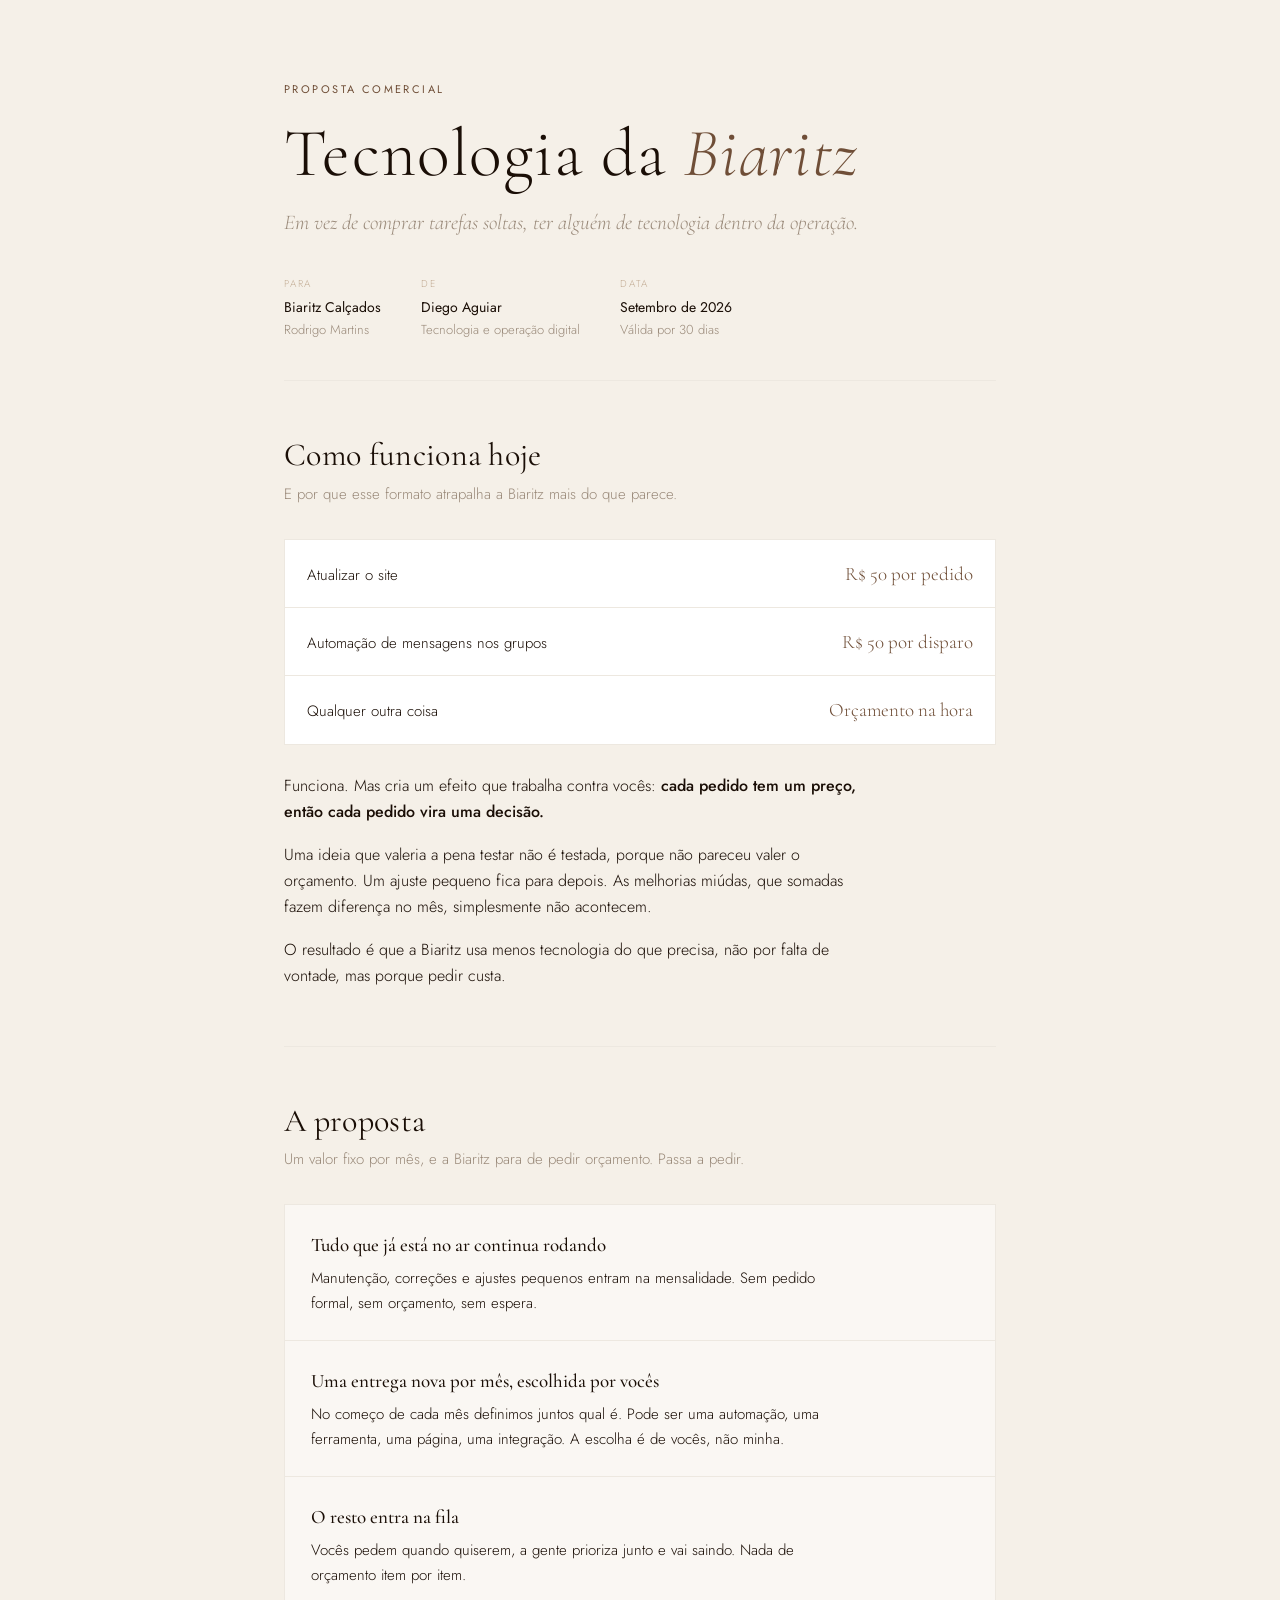
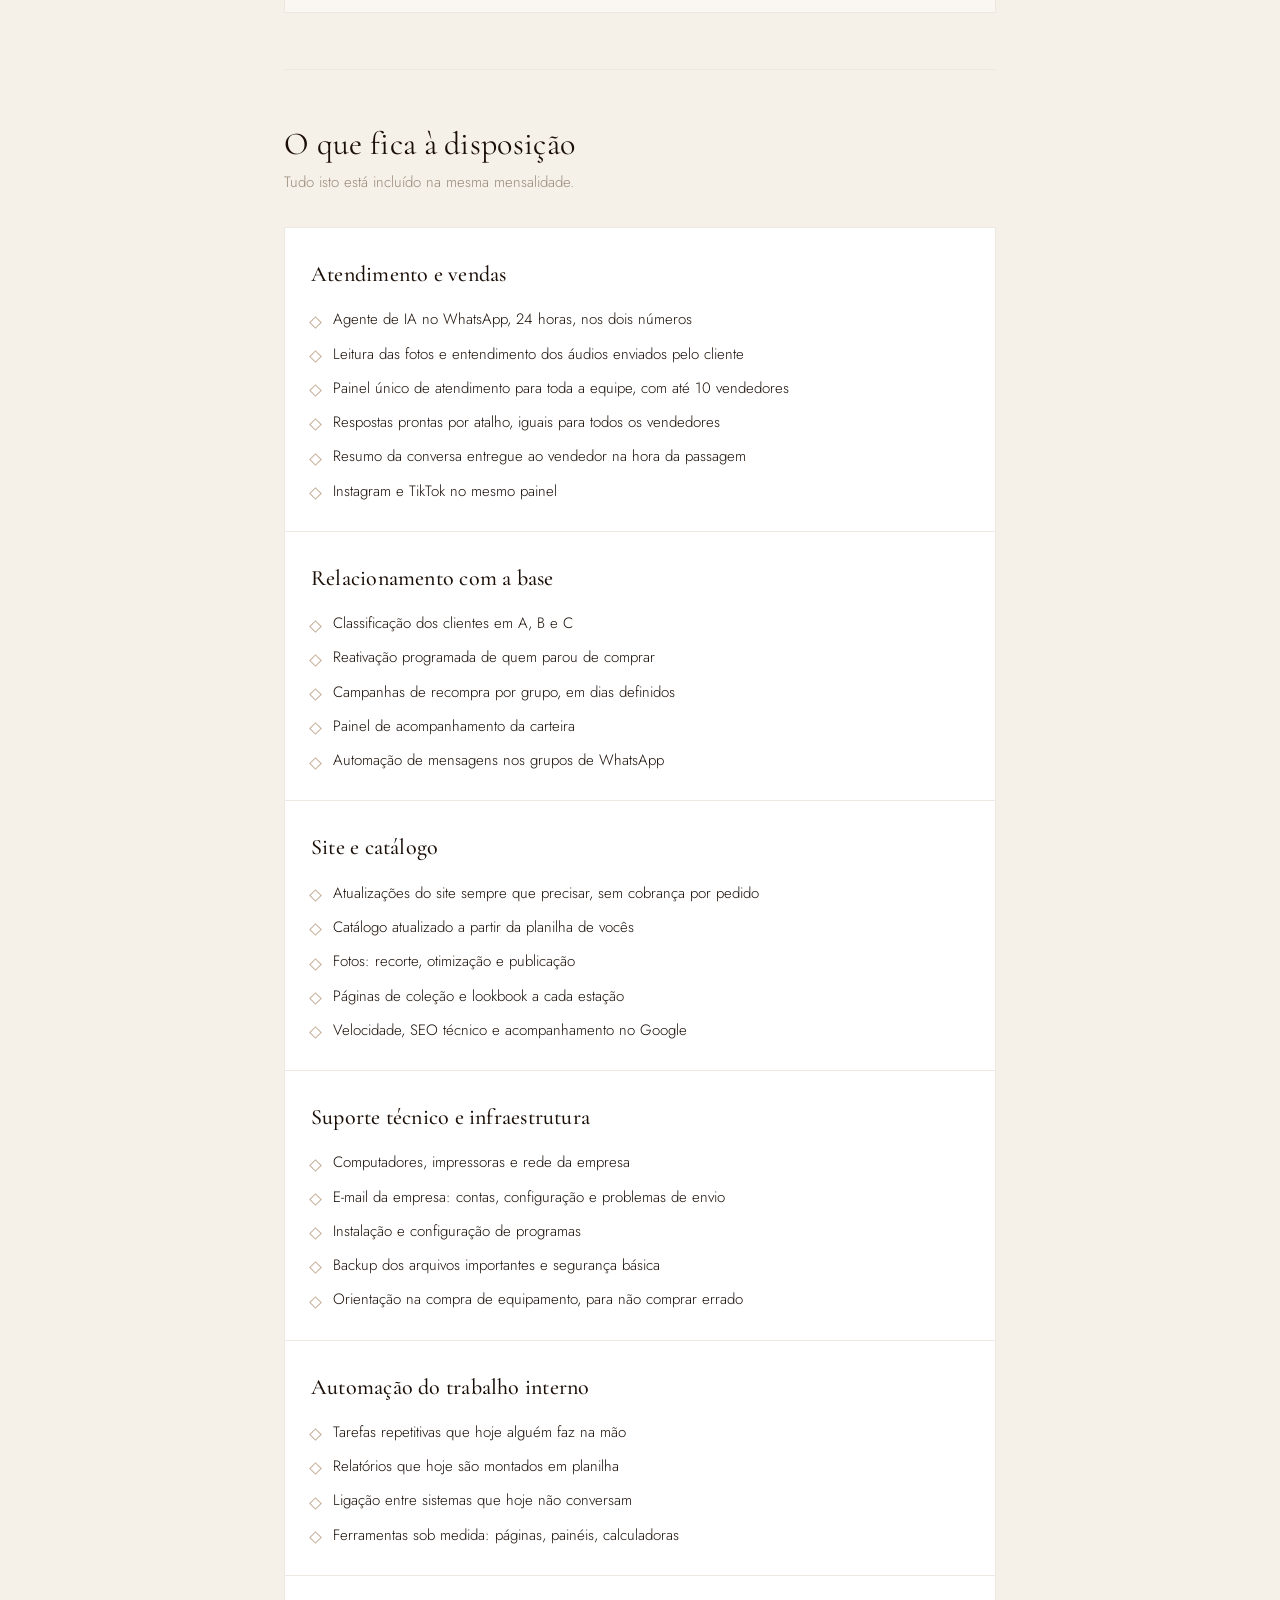
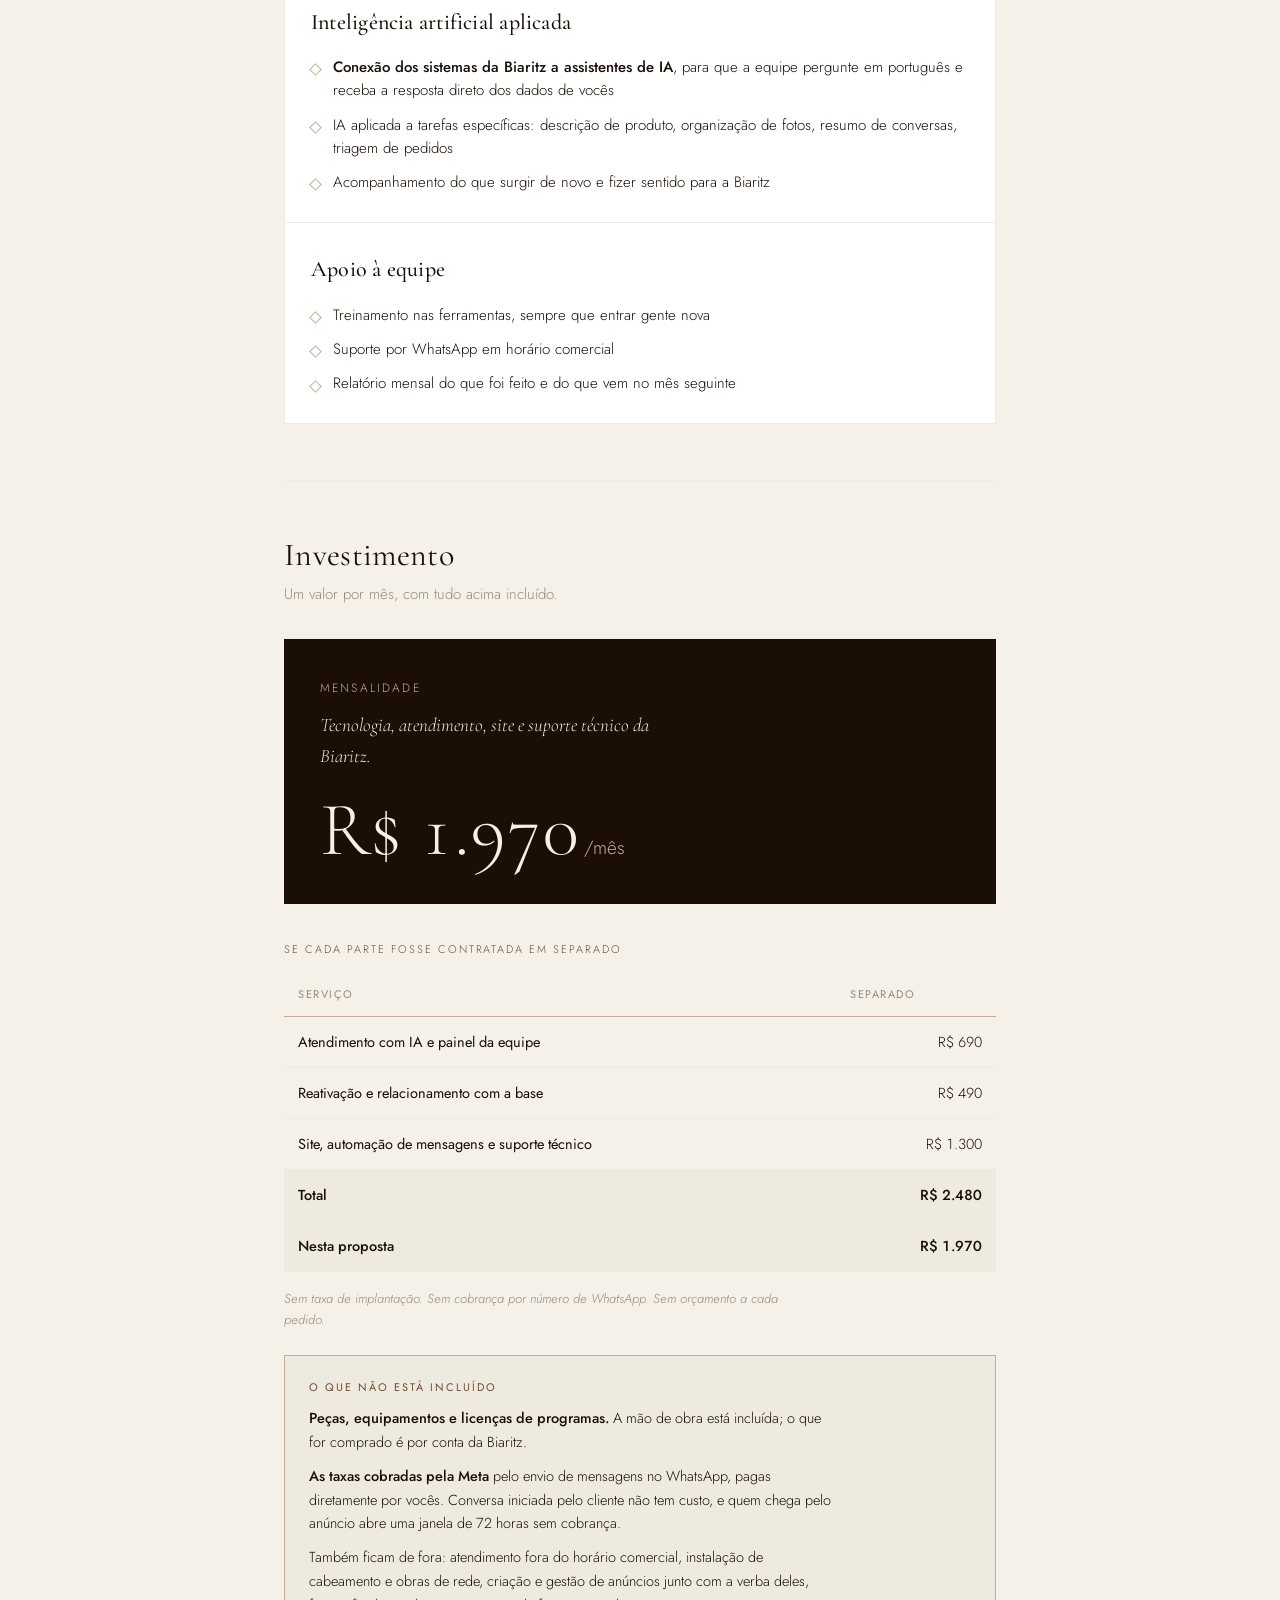
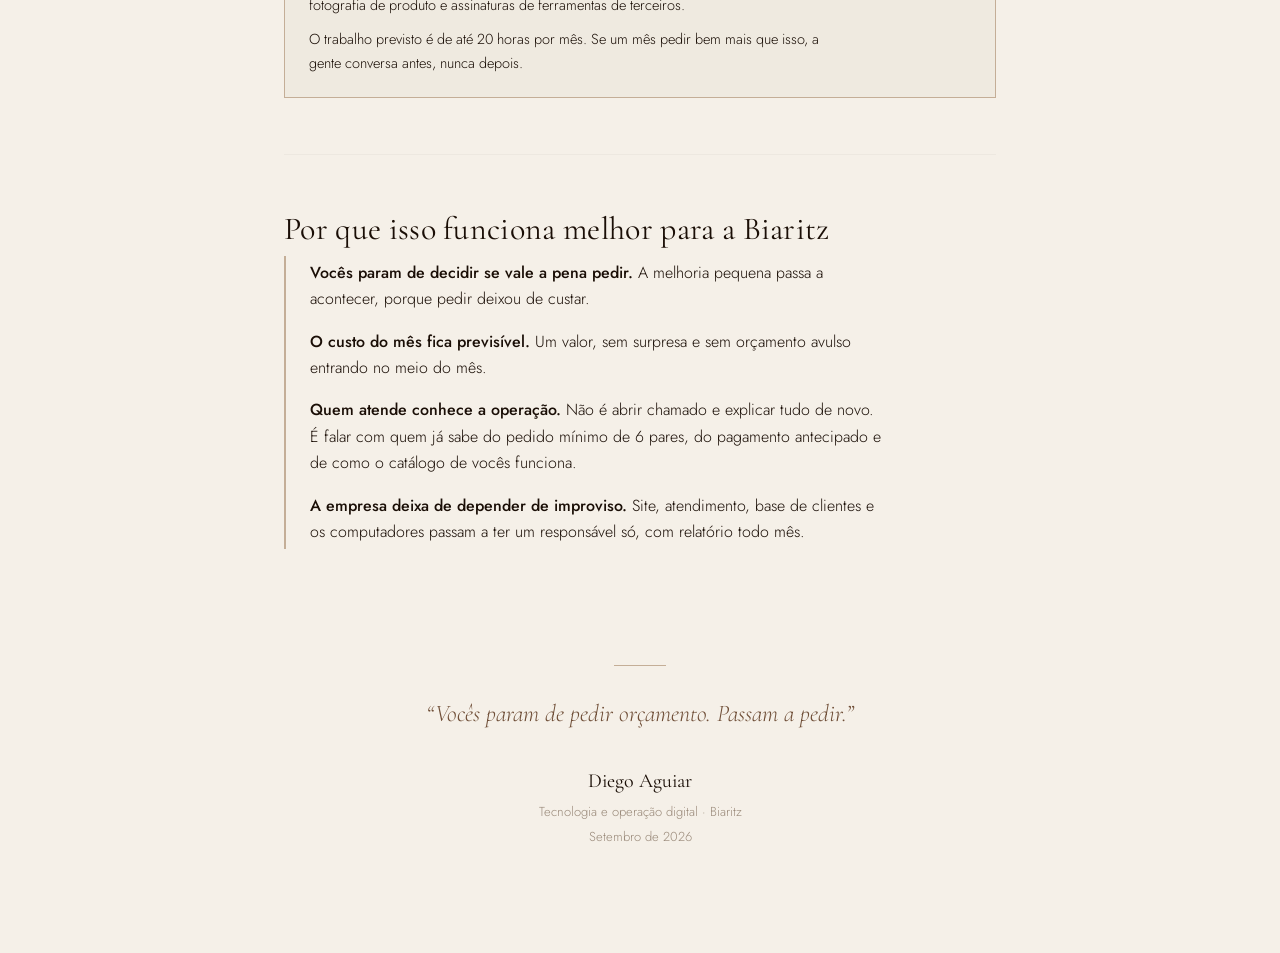
<file: public/tecnologia.html>
<!doctype html>
<html lang="pt-BR">
<head>
<meta charset="utf-8">
<meta name="viewport" content="width=device-width,initial-scale=1">
<meta name="robots" content="noindex,nofollow">
<meta name="description" content="Tecnologia da Biaritz: atendimento, relacionamento, site e suporte tecnico com valor fixo mensal.">
<title>Tecnologia da Biaritz</title>
<link rel="preconnect" href="https://fonts.googleapis.com">
<link rel="preconnect" href="https://fonts.gstatic.com" crossorigin>
<link rel="stylesheet" href="https://fonts.googleapis.com/css2?family=Cormorant+Garamond:wght@300;400;500;600&family=Jost:wght@300;400;500&display=swap">
<style>
  :root{
    color-scheme:light;
    --ground:#F5F0E8; --alt:#FAF7F3; --sand:#EFEAE0; --white:#FFFFFF;
    --ink:#1A0E06; --cafe:#6F4E37; --muted:#9A8A7A; --gold:#C4AE97;
    --line:#EDE8E0; --green:#2A6A40; --red:#A32235;
    --shadow:0 1px 2px rgba(26,14,6,.04), 0 8px 24px rgba(26,14,6,.05);
    --display:"Cormorant Garamond", Georgia, "Times New Roman", serif;
    --label:"Jost", "Helvetica Neue", Arial, sans-serif;
  }
  *{box-sizing:border-box}
  body{
    color-scheme:light;
    background:var(--ground); color:var(--ink);
    font-family:var(--label); font-weight:300; font-size:16px; line-height:1.65;
    -webkit-font-smoothing:antialiased;
  }
  .page{max-width:760px; margin:0 auto; padding:0 24px 96px}

  /* ---------- header ---------- */
  .masthead{padding:72px 0 40px; border-bottom:1px solid var(--line)}
  .eyebrow{
    font-family:var(--label); font-size:11px; font-weight:400;
    letter-spacing:.22em; text-transform:uppercase; color:var(--cafe);
    margin:0 0 20px;
  }
  .wordmark{
    font-family:var(--display); font-weight:300; font-size:clamp(44px,8vw,68px);
    line-height:1.05; letter-spacing:.02em; margin:0; text-wrap:balance;
  }
  .wordmark em{font-style:italic; color:var(--cafe)}
  .lede{
    font-family:var(--display); font-size:21px; font-weight:300; font-style:italic;
    color:var(--muted); margin:16px 0 0; max-width:34em;
  }
  .meta{
    display:flex; flex-wrap:wrap; gap:8px 40px; margin-top:36px;
    font-size:13px; color:var(--muted);
  }
  .meta b{display:block; font-weight:400; color:var(--ink); font-size:14px}
  .meta span{
    display:block; font-size:10px; letter-spacing:.18em;
    text-transform:uppercase; color:var(--gold); margin-bottom:3px;
  }

  /* ---------- sections ---------- */
  section{padding:56px 0; border-bottom:1px solid var(--line)}
  section:last-of-type{border-bottom:none}
  h2{
    font-family:var(--display); font-weight:400; font-size:32px; line-height:1.15;
    margin:0 0 8px; letter-spacing:.01em; text-wrap:balance;
  }
  .sub{color:var(--muted); font-size:15px; margin:0 0 32px; max-width:34em}
  h3{
    font-family:var(--label); font-weight:400; font-size:12px;
    letter-spacing:.18em; text-transform:uppercase; color:var(--cafe);
    margin:0 0 14px;
  }
  p{margin:0 0 16px; max-width:36em}
  p:last-child{margin-bottom:0}
  strong{font-weight:500}

  /* ---------- deliverables ---------- */
  .blocks{display:grid; gap:1px; background:var(--line); border:1px solid var(--line)}
  .block{background:var(--white); padding:30px 28px}
  .block h4{
    font-family:var(--display); font-weight:500; font-size:23px;
    margin:0 0 6px; letter-spacing:.01em;
  }
  .block .kicker{font-size:13px; color:var(--muted); margin:0 0 20px}
  ul{list-style:none; margin:0; padding:0; display:grid; gap:11px}
  li{position:relative; padding-left:22px; font-size:15px; line-height:1.55}
  li::before{
    content:""; position:absolute; left:0; top:.62em;
    width:7px; height:7px; border:1px solid var(--gold); transform:rotate(45deg);
  }
  li b{font-weight:500}

  /* ---------- conversas de exemplo ---------- */
  .convs{display:grid; gap:28px; grid-template-columns:repeat(auto-fit,minmax(300px,1fr)); margin-top:8px}
  .conv{
    border:1px solid var(--line); box-shadow:var(--shadow);
    display:flex; flex-direction:column; overflow:hidden; border-radius:6px;
  }
  .conv-top{
    padding:11px 14px; background:#075E54; color:#fff;
    display:flex; align-items:center; gap:11px;
  }
  .conv-top .av{
    width:32px; height:32px; border-radius:50%; background:rgba(255,255,255,.22); flex:0 0 auto;
    display:flex; align-items:center; justify-content:center;
    font-size:13px; font-weight:500; color:#fff;
  }
  .conv-top .who{flex:1; min-width:0}
  .conv-top b{display:block; font-weight:500; font-size:14px; color:#fff; line-height:1.3}
  .conv-top span{display:block; font-size:11.5px; color:rgba(255,255,255,.75); font-weight:300}
  .conv-body{
    padding:14px 12px; display:flex; flex-direction:column; gap:8px;
    background:#ECE5DD;
    background-image:
      radial-gradient(circle at 20% 30%, rgba(255,255,255,.5) 0 2px, transparent 2px),
      radial-gradient(circle at 70% 70%, rgba(0,0,0,.025) 0 3px, transparent 3px);
    background-size:34px 34px, 52px 52px;
  }
  .msg{
    max-width:84%; padding:6px 9px 6px 10px; font-size:13.5px; line-height:1.45;
    border-radius:8px; position:relative; color:#111B21;
    box-shadow:0 1px 0 rgba(11,20,26,.13);
  }
  .msg .t{
    display:block; text-align:right; font-size:10.5px; color:rgba(17,27,33,.45);
    margin-top:2px; font-variant-numeric:tabular-nums; line-height:1.2;
  }
  .in{align-self:flex-start; background:#fff; border-top-left-radius:0}
  .out{align-self:flex-end; background:#D9FDD3; border-top-right-radius:0}
  .out .t::after{content:" ✓✓"; color:#53BDEB; letter-spacing:-1px}
  .in::before{
    content:""; position:absolute; top:0; left:-7px; width:8px; height:11px;
    background:#fff; clip-path:polygon(100% 0, 0 0, 100% 100%);
  }
  .out::before{
    content:""; position:absolute; top:0; right:-7px; width:8px; height:11px;
    background:#D9FDD3; clip-path:polygon(0 0, 100% 0, 0 100%);
  }
  .dia{
    align-self:center; font-size:10.5px; letter-spacing:.06em; text-transform:uppercase;
    color:#54656F; background:#fff; border-radius:6px; padding:4px 12px;
    box-shadow:0 1px 0 rgba(11,20,26,.13); margin-bottom:2px;
  }
  .sys{
    align-self:center; font-size:11px; color:#54656F; background:#FFF6D6;
    border-radius:6px; padding:4px 11px; text-align:center; max-width:92%;
    box-shadow:0 1px 0 rgba(11,20,26,.13);
  }
  .att{
    align-self:flex-start; background:#fff; border-radius:8px; border-top-left-radius:0;
    padding:8px 11px; max-width:84%; font-size:13px; color:#54656F;
    box-shadow:0 1px 0 rgba(11,20,26,.13); position:relative;
  }
  .att::before{
    content:""; position:absolute; top:0; left:-7px; width:8px; height:11px;
    background:#fff; clip-path:polygon(100% 0, 0 0, 100% 100%);
  }
  .conv-note{padding:14px 16px; border-top:1px solid var(--line); background:var(--alt); font-size:13px; line-height:1.5; color:var(--ink)}
  .conv-note b{font-weight:500; color:var(--ink)}

  /* ---------- figura ---------- */
  figure{margin:36px 0 0; padding:0}
  .shot{
    border:1px solid var(--line); background:var(--white);
    box-shadow:var(--shadow); overflow:hidden; line-height:0;
  }
  .shot img{width:100%; height:auto; display:block}
  figcaption{
    font-size:13.5px; color:var(--muted); margin-top:14px;
    max-width:38em; line-height:1.55;
  }
  figcaption b{color:var(--ink); font-weight:500}

  /* ---------- price ---------- */
  .price{
    background:var(--ink); color:var(--ground);
    padding:40px 36px; margin-bottom:1px;
    display:flex; flex-wrap:wrap; align-items:flex-end; justify-content:space-between; gap:24px;
  }
  .price .what{font-size:12px; letter-spacing:.18em; text-transform:uppercase; color:var(--gold); margin:0 0 10px}
  .price .desc{font-family:var(--display); font-style:italic; font-size:19px; margin:0; color:var(--sand); max-width:20em}
  .price .amount{
    font-family:var(--display); font-weight:300; font-size:clamp(52px,10vw,76px);
    line-height:.9; letter-spacing:-.01em; font-variant-numeric:tabular-nums; white-space:nowrap;
  }
  .price .amount small{font-size:19px; font-family:var(--label); font-weight:300; letter-spacing:.02em; color:var(--gold)}

  /* ---------- tables ---------- */
  .scroll{overflow-x:auto; -webkit-overflow-scrolling:touch}
  table{border-collapse:collapse; width:100%; font-size:14.5px; min-width:440px}
  caption{
    caption-side:top; text-align:left; font-size:11px; letter-spacing:.18em;
    text-transform:uppercase; color:var(--cafe); padding:0 0 14px;
  }
  th,td{padding:13px 14px; text-align:left; border-bottom:1px solid var(--line); vertical-align:top}
  thead th{
    font-family:var(--label); font-weight:400; font-size:11px; letter-spacing:.14em;
    text-transform:uppercase; color:var(--muted); border-bottom:1px solid var(--gold);
    white-space:nowrap;
  }
  tbody th{font-weight:400; color:var(--ink)}
  td.num{text-align:right; font-variant-numeric:tabular-nums; white-space:nowrap}
  .mine{background:var(--alt)}
  thead .mine{color:var(--cafe); font-weight:500}
  tr.key th, tr.key td{background:var(--sand); font-weight:500}
  .yes{color:var(--green); font-weight:400}
  .no{color:var(--red); font-weight:400}
  .na{color:var(--muted); font-style:italic}
  .note{font-size:13px; color:var(--muted); margin-top:16px; font-style:italic; max-width:38em}

  /* ---------- addons ---------- */
  .addons{border:1px solid var(--line); background:var(--alt)}
  .addon{display:flex; justify-content:space-between; align-items:baseline; gap:20px; padding:16px 22px; border-bottom:1px solid var(--line)}
  .addon:last-child{border-bottom:none}
  .addon .n{font-size:15px}
  .addon .n em{display:block; font-style:normal; font-size:12.5px; color:var(--muted); margin-top:2px}
  .addon .v{font-family:var(--display); font-size:22px; color:var(--cafe); font-variant-numeric:tabular-nums; white-space:nowrap}

  /* ---------- aviso ---------- */
  .aviso{
    border:1px solid var(--gold); background:var(--sand);
    padding:22px 24px; margin-top:24px;
  }
  .aviso h5{
    font-family:var(--label); font-weight:400; font-size:11px;
    letter-spacing:.18em; text-transform:uppercase; color:var(--cafe);
    margin:0 0 10px;
  }
  .aviso p{font-size:14.5px; margin:0 0 10px}

  /* ---------- honest / phase2 ---------- */
  .frame{border-left:2px solid var(--gold); padding:4px 0 4px 24px; margin:0}
  .later{background:var(--alt); border:1px solid var(--line); padding:32px 28px}
  .later .tag{
    display:inline-block; font-size:10px; letter-spacing:.18em; text-transform:uppercase;
    color:var(--cafe); border:1px solid var(--gold); padding:4px 10px; margin-bottom:16px;
  }

  /* ---------- terms ---------- */
  .terms{display:grid; gap:1px; background:var(--line); border:1px solid var(--line)}
  .term{background:var(--white); padding:20px 24px; display:grid; grid-template-columns:180px 1fr; gap:20px; align-items:baseline}
  .term dt{font-size:11px; letter-spacing:.16em; text-transform:uppercase; color:var(--cafe)}
  .term dd{margin:0; font-size:15px}
  @media (max-width:560px){ .term{grid-template-columns:1fr; gap:6px} }

  /* ---------- close ---------- */
  .close{padding:60px 0 0; text-align:center}
  .close p{
    font-family:var(--display); font-style:italic; font-size:24px;
    color:var(--cafe); margin:0 auto 28px; max-width:24em;
  }
  .sign{font-size:13px; color:var(--muted); line-height:1.9}
  .sign b{display:block; font-family:var(--display); font-style:normal; font-size:20px; color:var(--ink); font-weight:400}
  .rule{width:52px; height:1px; background:var(--gold); margin:0 auto 28px}
</style>
<style>
  .hoje{display:grid; gap:1px; background:var(--line); border:1px solid var(--line); margin-bottom:28px}
  .hoje-item{background:var(--white); padding:18px 22px; display:flex; justify-content:space-between; align-items:baseline; gap:16px; flex-wrap:wrap}
  .hoje-item .q{font-size:15px}
  .hoje-item .v{font-family:var(--display); font-size:19px; color:var(--cafe); white-space:nowrap}
  .areas{display:grid; gap:1px; background:var(--line); border:1px solid var(--line)}
  .area{background:var(--white); padding:28px 26px}
  .area h4{font-family:var(--display); font-weight:500; font-size:22px; margin:0 0 16px; letter-spacing:.01em}
  .comofunciona{display:grid; gap:1px; background:var(--line); border:1px solid var(--line)}
  .passo{background:var(--alt); padding:24px 26px}
  .passo b{display:block; font-family:var(--display); font-weight:500; font-size:19px; margin-bottom:6px}
  .passo p{margin:0; font-size:15px}
</style>
<script type="text/javascript">
  (function(c,l,a,r,i,t,y){
    c[a]=c[a]||function(){(c[a].q=c[a].q||[]).push(arguments)};
    t=l.createElement(r);t.async=1;t.src="https://www.clarity.ms/tag/"+i;
    y=l.getElementsByTagName(r)[0];y.parentNode.insertBefore(t,y);
  })(window, document, "clarity", "script", "xjv86xcp9d");
  window.clarity("set", "pagina", "proposta-tecnologia");
</script>
</head>
<body>
<div class="page">

  <header class="masthead">
    <p class="eyebrow">Proposta comercial</p>
    <h1 class="wordmark">Tecnologia da <em>Biaritz</em></h1>
    <p class="lede">Em vez de comprar tarefas soltas, ter alguém de tecnologia dentro da operação.</p>
    <div class="meta">
      <div><span>Para</span><b>Biaritz Calçados</b>Rodrigo Martins</div>
      <div><span>De</span><b>Diego Aguiar</b>Tecnologia e operação digital</div>
      <div><span>Data</span><b>Setembro de 2026</b>Válida por 30 dias</div>
    </div>
  </header>

  <section>
    <h2>Como funciona hoje</h2>
    <p class="sub">E por que esse formato atrapalha a Biaritz mais do que parece.</p>
    <div class="hoje">
      <div class="hoje-item"><div class="q">Atualizar o site</div><div class="v">R$ 50 por pedido</div></div>
      <div class="hoje-item"><div class="q">Automação de mensagens nos grupos</div><div class="v">R$ 50 por disparo</div></div>
      <div class="hoje-item"><div class="q">Qualquer outra coisa</div><div class="v">Orçamento na hora</div></div>
    </div>
    <p>Funciona. Mas cria um efeito que trabalha contra vocês: <strong>cada pedido tem um preço, então cada pedido vira uma decisão.</strong></p>
    <p>Uma ideia que valeria a pena testar não é testada, porque não pareceu valer o orçamento. Um ajuste pequeno fica para depois. As melhorias miúdas, que somadas fazem diferença no mês, simplesmente não acontecem.</p>
    <p>O resultado é que a Biaritz usa menos tecnologia do que precisa, não por falta de vontade, mas porque pedir custa.</p>
  </section>

  <section>
    <h2>A proposta</h2>
    <p class="sub">Um valor fixo por mês, e a Biaritz para de pedir orçamento. Passa a pedir.</p>
    <div class="comofunciona">
      <div class="passo">
        <b>Tudo que já está no ar continua rodando</b>
        <p>Manutenção, correções e ajustes pequenos entram na mensalidade. Sem pedido formal, sem orçamento, sem espera.</p>
      </div>
      <div class="passo">
        <b>Uma entrega nova por mês, escolhida por vocês</b>
        <p>No começo de cada mês definimos juntos qual é. Pode ser uma automação, uma ferramenta, uma página, uma integração. A escolha é de vocês, não minha.</p>
      </div>
      <div class="passo">
        <b>O resto entra na fila</b>
        <p>Vocês pedem quando quiserem, a gente prioriza junto e vai saindo. Nada de orçamento item por item.</p>
      </div>
    </div>
  </section>

  <section>
    <h2>O que fica à disposição</h2>
    <p class="sub">Tudo isto está incluído na mesma mensalidade.</p>
    <div class="areas">

      <div class="area">
        <h4>Atendimento e vendas</h4>
        <ul>
          <li>Agente de IA no WhatsApp, 24 horas, nos dois números</li>
          <li>Leitura das fotos e entendimento dos áudios enviados pelo cliente</li>
          <li>Painel único de atendimento para toda a equipe, com até 10 vendedores</li>
          <li>Respostas prontas por atalho, iguais para todos os vendedores</li>
          <li>Resumo da conversa entregue ao vendedor na hora da passagem</li>
          <li>Instagram e TikTok no mesmo painel</li>
        </ul>
      </div>

      <div class="area">
        <h4>Relacionamento com a base</h4>
        <ul>
          <li>Classificação dos clientes em A, B e C</li>
          <li>Reativação programada de quem parou de comprar</li>
          <li>Campanhas de recompra por grupo, em dias definidos</li>
          <li>Painel de acompanhamento da carteira</li>
          <li>Automação de mensagens nos grupos de WhatsApp</li>
        </ul>
      </div>

      <div class="area">
        <h4>Site e catálogo</h4>
        <ul>
          <li>Atualizações do site sempre que precisar, sem cobrança por pedido</li>
          <li>Catálogo atualizado a partir da planilha de vocês</li>
          <li>Fotos: recorte, otimização e publicação</li>
          <li>Páginas de coleção e lookbook a cada estação</li>
          <li>Velocidade, SEO técnico e acompanhamento no Google</li>
        </ul>
      </div>

      <div class="area">
        <h4>Suporte técnico e infraestrutura</h4>
        <ul>
          <li>Computadores, impressoras e rede da empresa</li>
          <li>E-mail da empresa: contas, configuração e problemas de envio</li>
          <li>Instalação e configuração de programas</li>
          <li>Backup dos arquivos importantes e segurança básica</li>
          <li>Orientação na compra de equipamento, para não comprar errado</li>
        </ul>
      </div>

      <div class="area">
        <h4>Automação do trabalho interno</h4>
        <ul>
          <li>Tarefas repetitivas que hoje alguém faz na mão</li>
          <li>Relatórios que hoje são montados em planilha</li>
          <li>Ligação entre sistemas que hoje não conversam</li>
          <li>Ferramentas sob medida: páginas, painéis, calculadoras</li>
        </ul>
      </div>

      <div class="area">
        <h4>Inteligência artificial aplicada</h4>
        <ul>
          <li><b>Conexão dos sistemas da Biaritz a assistentes de IA</b>, para que a equipe pergunte em português e receba a resposta direto dos dados de vocês</li>
          <li>IA aplicada a tarefas específicas: descrição de produto, organização de fotos, resumo de conversas, triagem de pedidos</li>
          <li>Acompanhamento do que surgir de novo e fizer sentido para a Biaritz</li>
        </ul>
      </div>

      <div class="area">
        <h4>Apoio à equipe</h4>
        <ul>
          <li>Treinamento nas ferramentas, sempre que entrar gente nova</li>
          <li>Suporte por WhatsApp em horário comercial</li>
          <li>Relatório mensal do que foi feito e do que vem no mês seguinte</li>
        </ul>
      </div>

    </div>
  </section>

  <section>
    <h2>Investimento</h2>
    <p class="sub">Um valor por mês, com tudo acima incluído.</p>

    <div class="price">
      <div>
        <p class="what">Mensalidade</p>
        <p class="desc">Tecnologia, atendimento, site e suporte técnico da Biaritz.</p>
      </div>
      <div class="amount">R$&nbsp;1.970<small>&nbsp;/mês</small></div>
    </div>

    <div class="scroll" style="margin-top:36px">
      <table>
        <caption>Se cada parte fosse contratada em separado</caption>
        <thead><tr><th>Serviço</th><th class="num">Separado</th></tr></thead>
        <tbody>
          <tr><th>Atendimento com IA e painel da equipe</th><td class="num">R$ 690</td></tr>
          <tr><th>Reativação e relacionamento com a base</th><td class="num">R$ 490</td></tr>
          <tr><th>Site, automação de mensagens e suporte técnico</th><td class="num">R$ 1.300</td></tr>
          <tr class="key"><th>Total</th><td class="num">R$ 2.480</td></tr>
          <tr class="key"><th>Nesta proposta</th><td class="num">R$ 1.970</td></tr>
        </tbody>
      </table>
    </div>
    <p class="note">Sem taxa de implantação. Sem cobrança por número de WhatsApp. Sem orçamento a cada pedido.</p>

    <div class="aviso">
      <h5>O que não está incluído</h5>
      <p><strong>Peças, equipamentos e licenças de programas.</strong> A mão de obra está incluída; o que for comprado é por conta da Biaritz.</p>
      <p><strong>As taxas cobradas pela Meta</strong> pelo envio de mensagens no WhatsApp, pagas diretamente por vocês. Conversa iniciada pelo cliente não tem custo, e quem chega pelo anúncio abre uma janela de 72 horas sem cobrança.</p>
      <p>Também ficam de fora: atendimento fora do horário comercial, instalação de cabeamento e obras de rede, criação e gestão de anúncios junto com a verba deles, fotografia de produto e assinaturas de ferramentas de terceiros.</p>
      <p style="margin-bottom:0">O trabalho previsto é de até 20 horas por mês. Se um mês pedir bem mais que isso, a gente conversa antes, nunca depois.</p>
    </div>
  </section>

  <section>
    <h2>Por que isso funciona melhor para a Biaritz</h2>
    <div class="frame">
      <p><strong>Vocês param de decidir se vale a pena pedir.</strong> A melhoria pequena passa a acontecer, porque pedir deixou de custar.</p>
      <p><strong>O custo do mês fica previsível.</strong> Um valor, sem surpresa e sem orçamento avulso entrando no meio do mês.</p>
      <p><strong>Quem atende conhece a operação.</strong> Não é abrir chamado e explicar tudo de novo. É falar com quem já sabe do pedido mínimo de 6 pares, do pagamento antecipado e de como o catálogo de vocês funciona.</p>
      <p><strong>A empresa deixa de depender de improviso.</strong> Site, atendimento, base de clientes e os computadores passam a ter um responsável só, com relatório todo mês.</p>
    </div>
  </section>

  <div class="close">
    <div class="rule"></div>
    <p>“Vocês param de pedir orçamento. Passam a pedir.”</p>
    <div class="sign">
      <b>Diego Aguiar</b>
      Tecnologia e operação digital · Biaritz<br>
      Setembro de 2026
    </div>
  </div>

</div>
</body>
</html>
</file>
